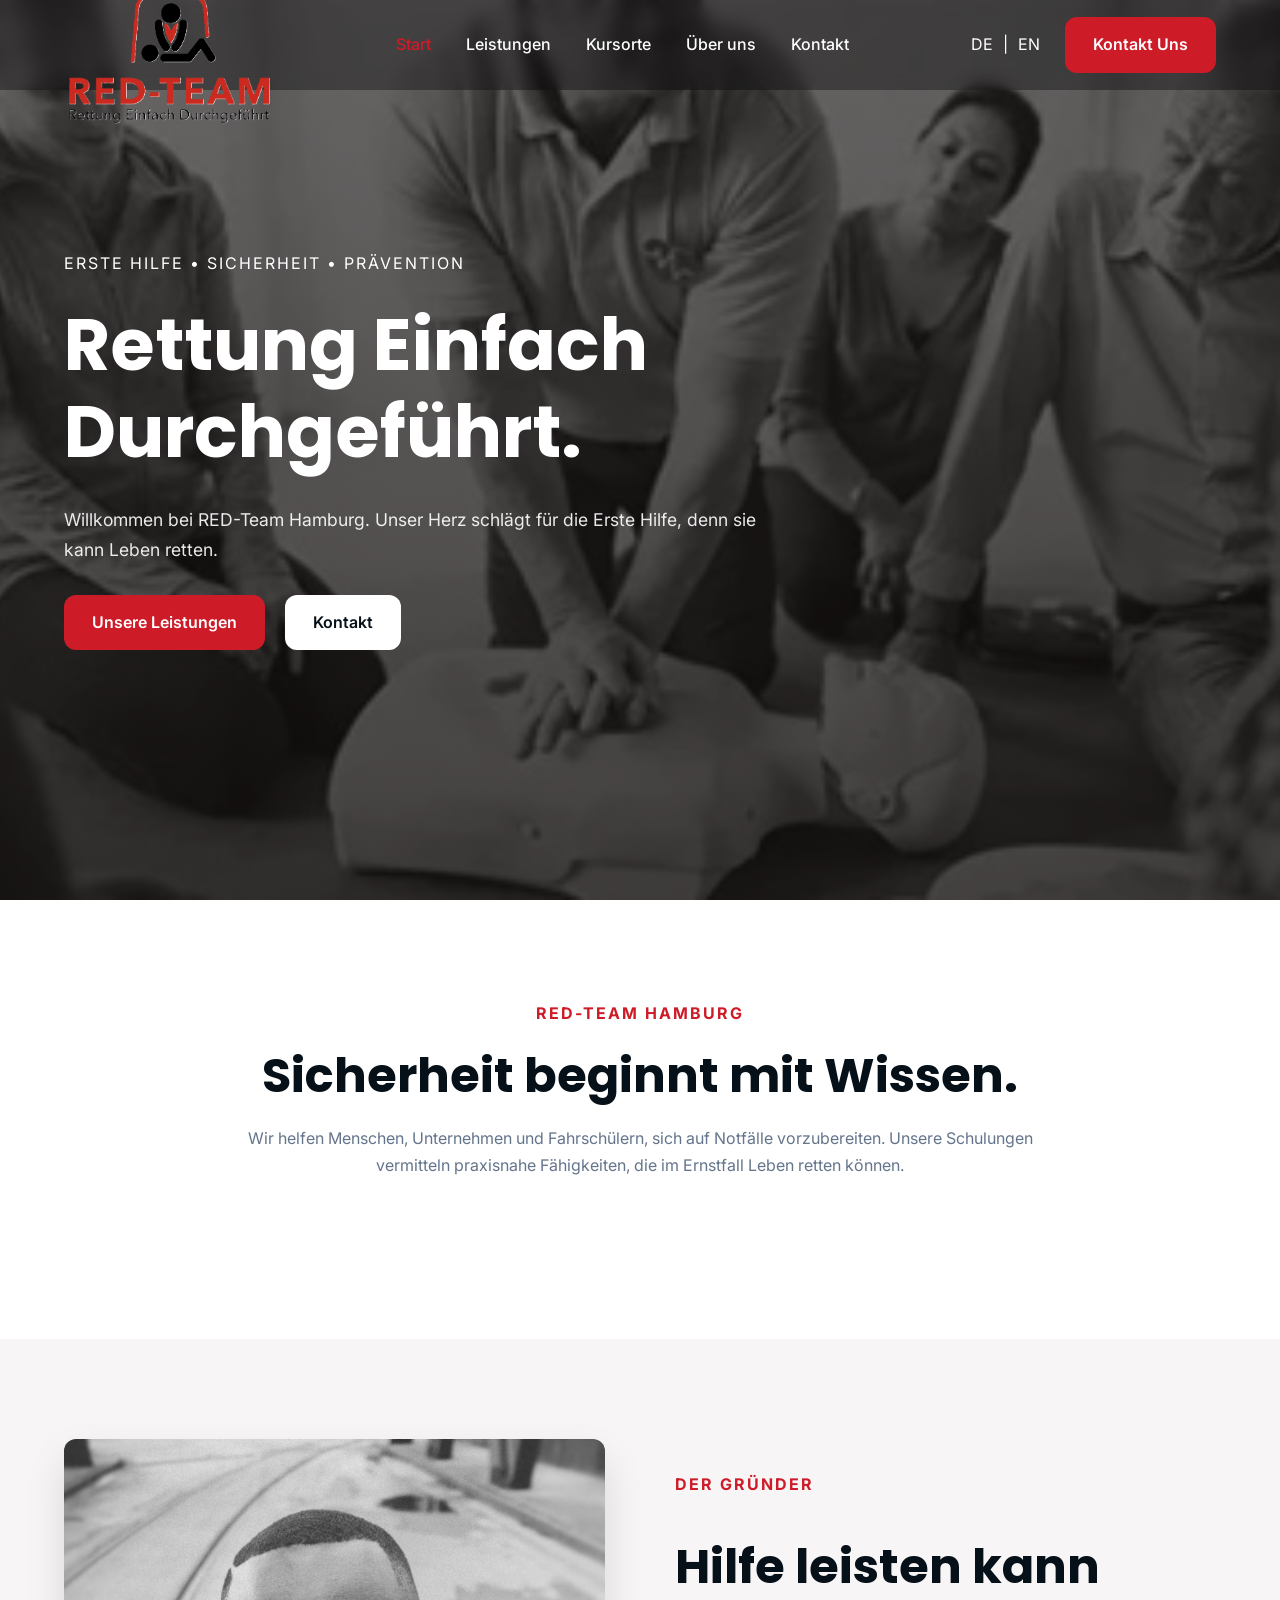
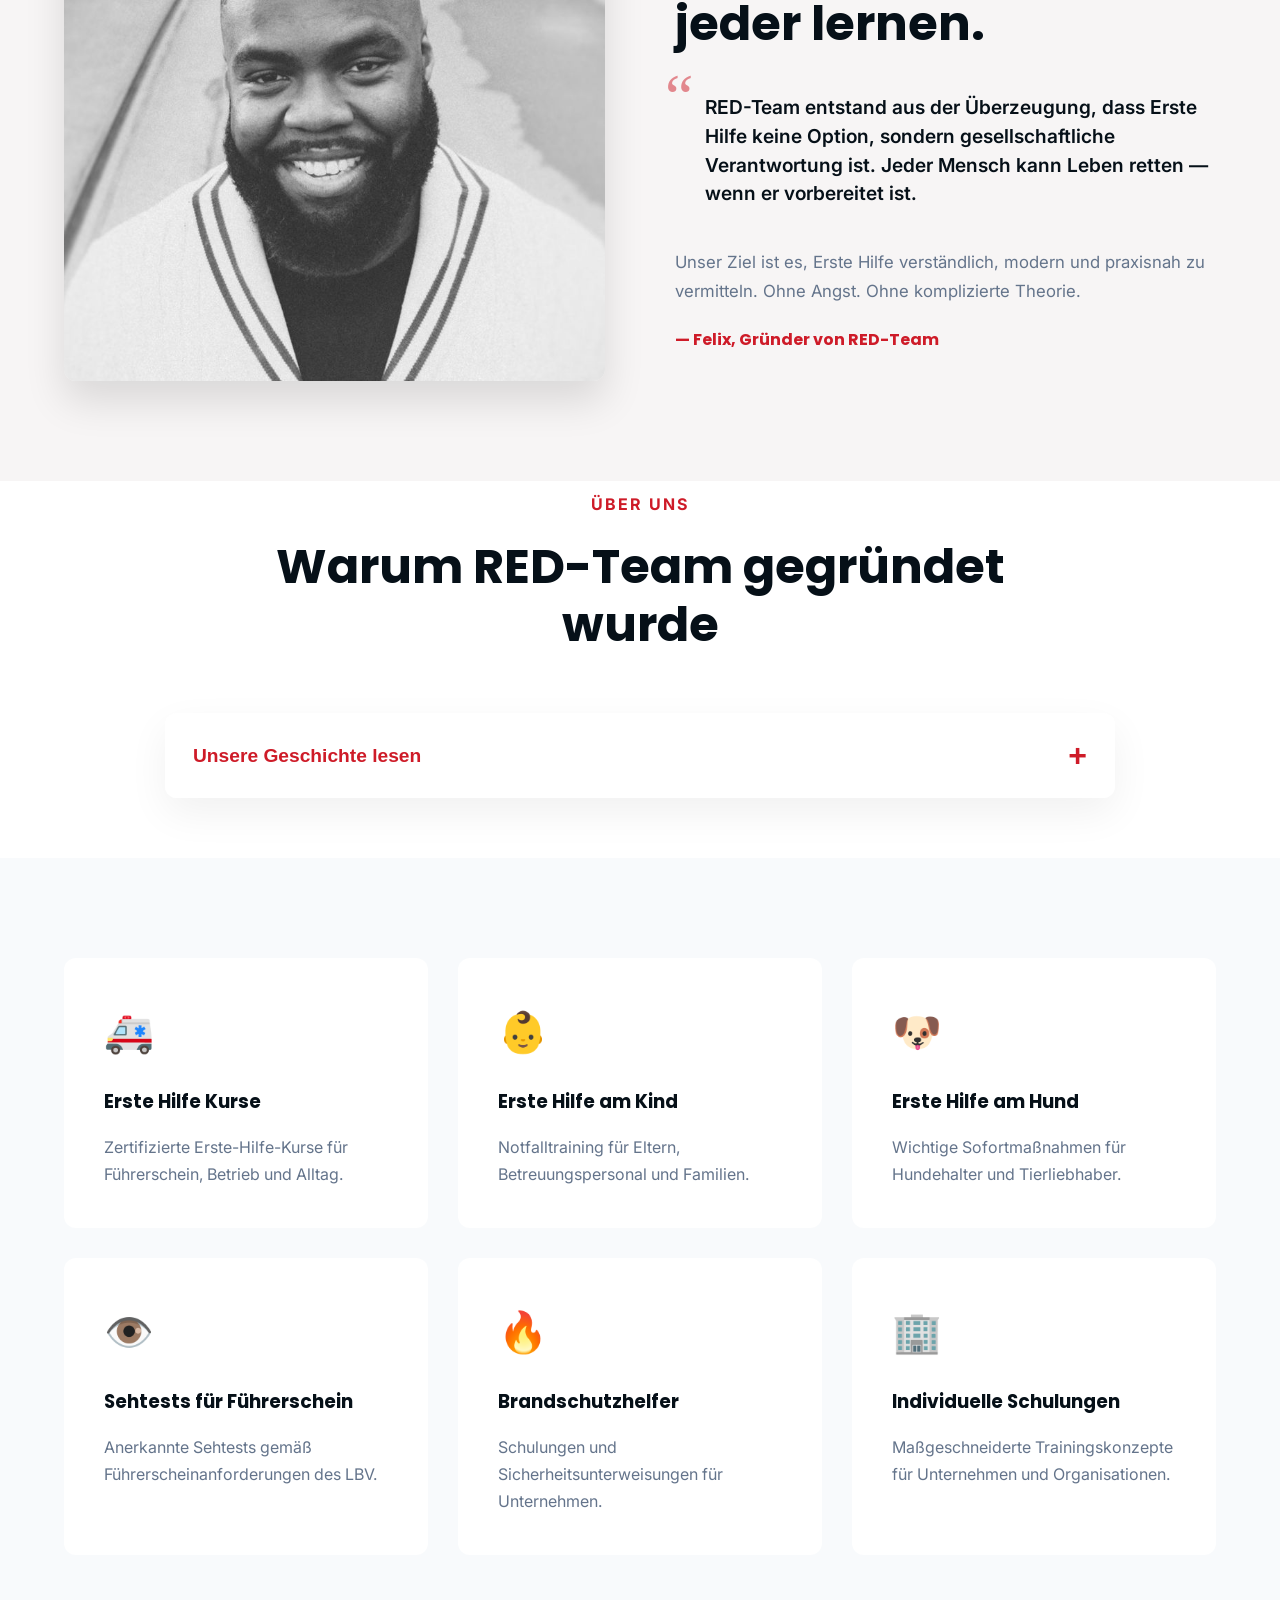
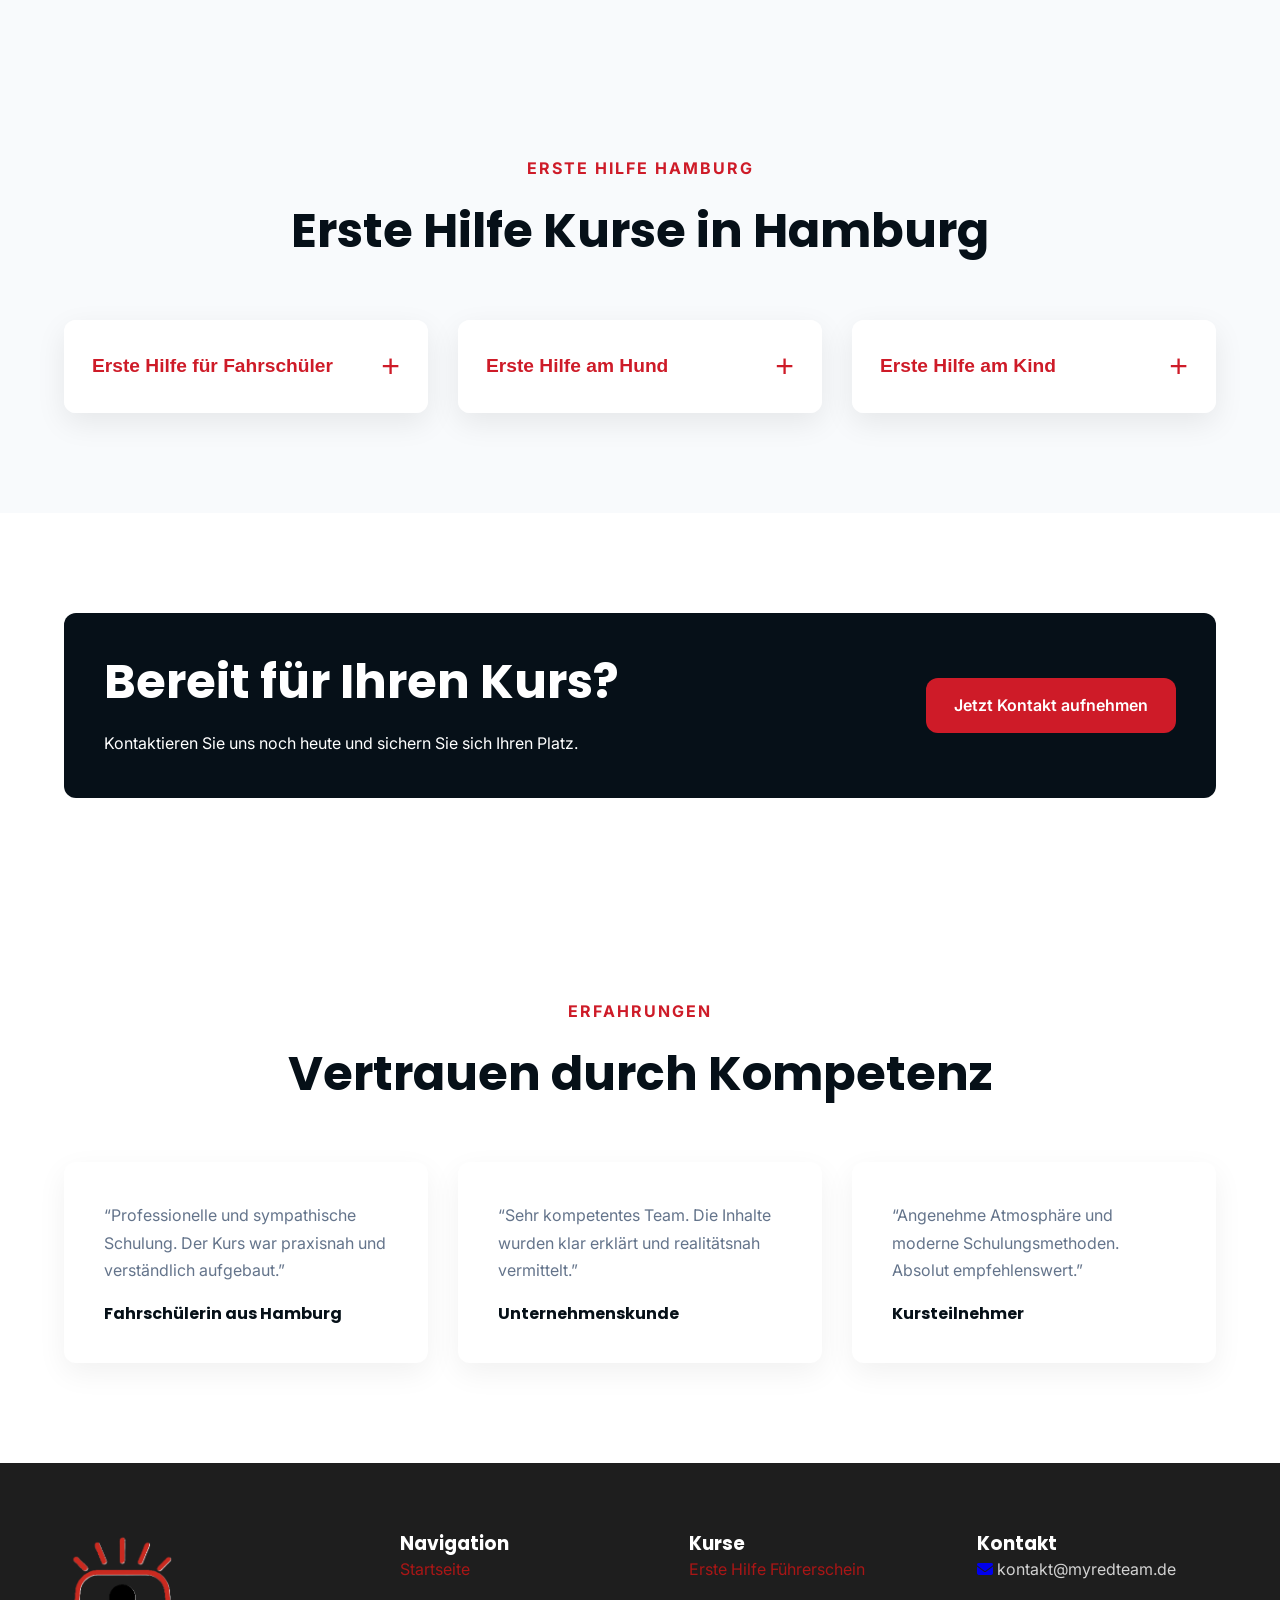
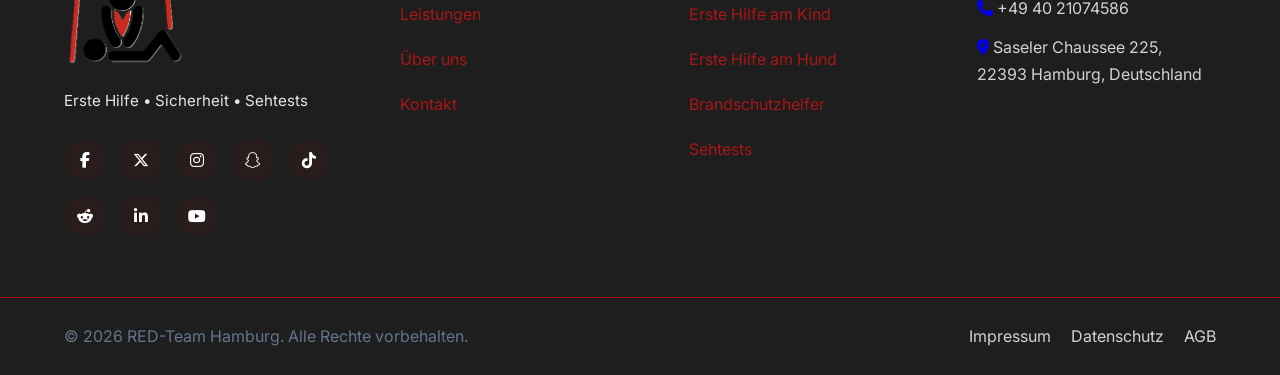
<file: index.html>
<!DOCTYPE html>

<html lang="de">

<head>

    <meta charset="UTF-8">

    <meta
        name="viewport"
        content="width=device-width, initial-scale=1.0"
    >

    <link
    rel="stylesheet"
    href="https://cdnjs.cloudflare.com/ajax/libs/font-awesome/6.5.2/css/all.min.css"
/>
    <title>
        RED-Team – Erste Hilfe Kurs Hamburg
    </title>

    <meta
        name="description"
        content="Erste Hilfe Kurse, Notfalltraining, Sicherheitskurse und Sehtests für Führerscheinbewerber in Hamburg."
    >

    <!-- FONTS -->
    <link rel="preconnect" href="https://fonts.googleapis.com">

    <link
        rel="preconnect"
        href="https://fonts.gstatic.com"
        crossorigin
    >

    <link
        href="https://fonts.googleapis.com/css2?family=Inter:wght@300;400;500;600;700;800&family=Poppins:wght@500;600;700;800&display=swap"
        rel="stylesheet"
    >

    <!-- CSS -->
    <link rel="stylesheet" href="assets/css/style.css">
    <link rel="stylesheet" href="assets/css/responsive.css">

</head>

<body id="top">

    <!-- HEADER -->
    <header class="main-header">

        <div class="container header-container">

            <!-- LOGO -->
            <a href="/" class="logo">

                <img
                    src="assets/images/logos/RedTeamLogo.png"
                    alt="RED-Team Hamburg"
                >

            </a>

            <!-- NAVIGATION -->
            <nav class="desktop-nav">

                <ul class="nav-list">

                    <li>
                        <a href="/" class="active">
                            Start
                        </a>
                    </li>

                    <li>
                        <a href="/services.html">
                            Leistungen
                        </a>
                    </li>

                    <li>
                        <a href="/locations.html">
                            Kursorte
                        </a>
                    </li>

                    <li>
                        <a href="#about">
                            Über uns
                        </a>
                    </li>

                    <li>
                        <a href="/contact.html">
                            Kontakt
                        </a>
                    </li>

                </ul>

            </nav>

            <!-- ACTIONS -->
            <div class="header-actions">

                <div class="language-switcher">

                    <a href="/" class="active">
                        DE
                    </a>

                    <span>|</span>

                    <a href="/en/">
                        EN
                    </a>

                </div>

                <a href="/contact.html" class="btn btn-primary">

                    Kontakt Uns

                </a>

            </div>

        </div>

    </header>

    <!-- HERO -->
    <section class="hero-section">

        <div class="hero-overlay"></div>

        <div class="container hero-container">

            <div class="hero-content">

                <span class="hero-tag">
                    Erste Hilfe • Sicherheit • Prävention
                </span>

                <h1>
                    Rettung Einfach Durchgeführt.
                </h1>

                <p>
                    Willkommen bei RED-Team Hamburg.
                    Unser Herz schlägt für die Erste Hilfe,
                    denn sie kann Leben retten.
                </p>

                <div class="hero-buttons">

                    <a href="/services.html" class="btn btn-primary">
                        Unsere Leistungen
                    </a>

                    <a href="/contact.html" class="btn btn-secondary">
                        Kontakt
                    </a>

                </div>

            </div>

        </div>

    </section>

    <!-- ABOUT -->
    <section class="about-section">

        <div class="container">

            <div class="section-header">

                <span class="section-tag">
                    RED-TEAM HAMBURG
                </span>

                <h2>
                    Sicherheit beginnt mit Wissen.
                </h2>

                <p>
                    Wir helfen Menschen, Unternehmen und Fahrschülern,
                    sich auf Notfälle vorzubereiten.
                    Unsere Schulungen vermitteln praxisnahe Fähigkeiten,
                    die im Ernstfall Leben retten können.
                </p>

            </div>

        </div>

    </section>

    <!-- FOUNDER SECTION -->

<section class="founder-section">

    <div class="container founder-grid">

        <!-- IMAGE -->
        <div class="founder-image">

            <img
                src="assets/images/team/home-felix.jpg"
                alt="Felix - RED-Team Hamburg"
            >

        </div>

        <!-- CONTENT -->
        <div class="founder-content">

            <span class="section-tag">
                DER GRÜNDER
            </span>

            <h2>
                Hilfe leisten kann jeder lernen.
            </h2>

            <div class="founder-quote">

    <span class="quote-mark">
        “
    </span>

    <p>
        RED-Team entstand aus der Überzeugung,
        dass Erste Hilfe keine Option,
        sondern gesellschaftliche Verantwortung ist.
        Jeder Mensch kann Leben retten —
        wenn er vorbereitet ist.
    </p>

</div>

            <p>
                Unser Ziel ist es,
                Erste Hilfe verständlich,
                modern und praxisnah zu vermitteln.
                Ohne Angst. Ohne komplizierte Theorie.
            </p>

            <h4>
                — Felix, Gründer von RED-Team
            </h4>

        </div>

    </div>

</section>


<!-- ABOUT EXPANDABLE -->

<section
    class="about-expandable-section"
    id="about"
>

    <div class="container">

        <div class="section-header">

            <span class="section-tag">
                ÜBER UNS
            </span>

            <h2>
                Warum RED-Team gegründet wurde
            </h2>

        </div>

        <div class="about-expandable">

            <button class="about-toggle">

                <span>
                    Unsere Geschichte lesen
                </span>

                <span class="about-toggle-icon">
                    +
                </span>

            </button>

            <div class="about-expandable-content">

                <p>
                    Schön, dass Sie den Weg auf diese Seite gefunden haben
                    und sich mit dem Thema Erste Hilfe auseinandersetzen.
                </p>

                <p>
                    Der tragische Tod eines guten Freundes hat mir damals
                    die Augen geöffnet. Wenn jemand das Vertrauen in sich selbst
                    und die Sicherheit zu helfen gehabt hätte,
                    dann wäre er vielleicht noch am Leben.
                    Im Notfall zählt jede Sekunde und es braucht nur einen Helfer,
                    der weiß was zu tun ist.
                </p>

                <p>
                    Ich entschied mich dazu in den Rettungsdienst zu gehen
                    und selbst Menschen und Leben zu retten.
                    Jeden Tag warteten neue Situationen,
                    Notfälle und Schicksalsschläge auf mich.
                </p>

                <p>
                    Was ich dabei zunehmend beobachtete war,
                    dass viele Menschen in solchen Umständen hilflos zusehen
                    und nicht wissen wie sie helfen können.
                </p>

                <p>
                    Kurzerhand entschied ich mich eine Fortbildung
                    zum Erste-Hilfe-Ausbilder und Brandschutzbeauftragten
                    zu machen um dies zu ändern.
                </p>

                <p>
                    Denn ich weiß:
                    Jeder kann helfen,
                    wenn er nur weiß was zu tun ist
                    und sich sicher fühlt.
                </p>

                <p>
                    Viele haben Angst davor etwas falsch zu machen.
                    Doch im Notfall ist oft das Nichtstun der Fehler.
                </p>

                <p>
                    Mit großer Freude, Motivation
                    und einer Portion Humor
                    vermittle ich Teilnehmern das notwendige Fachwissen
                    für den Ernstfall —
                    praxisnah, verständlich und realitätsnah.
                </p>

            </div>

        </div>

    </div>

</section>


    <!-- SERVICES -->
    <section class="services-section">

        <div class="container">

            <div class="services-grid">

                <!-- CARD -->
                <article class="service-card">

                    <div class="service-icon">
                        🚑
                    </div>

                    <h3>
                        Erste Hilfe Kurse
                    </h3>

                    <p>
                        Zertifizierte Erste-Hilfe-Kurse für Führerschein,
                        Betrieb und Alltag.
                    </p>

                </article>

                <!-- CARD -->
                <article class="service-card">

                    <div class="service-icon">
                        👶
                    </div>

                    <h3>
                        Erste Hilfe am Kind
                    </h3>

                    <p>
                        Notfalltraining für Eltern,
                        Betreuungspersonal und Familien.
                    </p>

                </article>

                <!-- CARD -->
                <article class="service-card">

                    <div class="service-icon">
                        🐶
                    </div>

                    <h3>
                        Erste Hilfe am Hund
                    </h3>

                    <p>
                        Wichtige Sofortmaßnahmen
                        für Hundehalter und Tierliebhaber.
                    </p>

                </article>

                <!-- CARD -->
                <article class="service-card">

                    <div class="service-icon">
                        👁️
                    </div>

                    <h3>
                        Sehtests für Führerschein
                    </h3>

                    <p>
                        Anerkannte Sehtests gemäß
                        Führerscheinanforderungen des LBV.
                    </p>

                </article>

                <!-- CARD -->
                <article class="service-card">

                    <div class="service-icon">
                        🔥
                    </div>

                    <h3>
                        Brandschutzhelfer
                    </h3>

                    <p>
                        Schulungen und Sicherheitsunterweisungen
                        für Unternehmen.
                    </p>

                </article>

                <!-- CARD -->
                <article class="service-card">

                    <div class="service-icon">
                        🏢
                    </div>

                    <h3>
                        Individuelle Schulungen
                    </h3>

                    <p>
                        Maßgeschneiderte Trainingskonzepte
                        für Unternehmen und Organisationen.
                    </p>

                </article>

            </div>

        </div>

    </section>

    <!-- COURSE INFO -->

<section class="accordion-section">

    <div class="container">

        <div class="section-header">

            <span class="section-tag">
                ERSTE HILFE HAMBURG
            </span>

            <h2>
                Erste Hilfe Kurse in Hamburg
            </h2>

        </div>

        <div class="accordion-container">

            <!-- TAB 1 -->

            <div class="accordion-item">

                <button class="accordion-header">

                    <span class="accordion-title">
                        Erste Hilfe für Fahrschüler
                    </span>

                    <span class="accordion-icon">
                        +
                    </span>

                </button>

                <div class="accordion-content">

                    <ul class="course-list">

                        <li>

                        <a
                            href="/events/erste-hilfe-fuer-fahrschueler-in-sternschanze-30-05-2026/"
                            class="course-event-link"
                        >

                            <strong>30. Mai 2026 | 14:30 - 21:00</strong><br>
                            
                                Erste Hilfe für Fahrschüler in Sternschanze
                            

                        </a></li>

                        <li>
                            <strong>31. Mai 2026 | 10:00 - 16:30</strong><br>
                            Erste Hilfe für Fahrschüler in Sasel
                        </li>

                        <li>
                            <strong>6. Juni 2026 | 10:00 - 16:30</strong><br>
                            Erste Hilfe für Fahrschüler in Wandsbek
                        </li>

                        <li>
                            <strong>7. Juni 2026 | 10:00 - 16:30</strong><br>
                            Erste Hilfe für Fahrschüler in Bergstedt
                        </li>

                        <li>
                            <strong>7. Juni 2026 | 10:00 - 16:30</strong><br>
                            Erste Hilfe für Fahrschüler in Poppenbüttel
                        </li>

                    </ul>
                    
                    vollständige Kursliste mit Buchungsmöglichkeit
                    
                    <div class="course-footer-links">
                    <a
                            href="/kurse/fahrschueler/"
                            class="course-less-link"
                        >
                            Weniger Termine anzeigen
                        </a>
                    </div>
                </div>


                
            </div>

            <!-- TAB 2 -->

            <div class="accordion-item">

                <button class="accordion-header">

                    <span class="accordion-title">
                        Erste Hilfe am Hund
                    </span>

                    <span class="accordion-icon">
                        +
                    </span>

                </button>

                <div class="accordion-content">

                    <ul class="course-list">

                        <li>
                            <a href="/events/erste-hilfe-am-hund-21-06-2026/" 
                            class="course-event-link">
                            <strong>21. Juni 2026 | 15:00 - 18:30</strong><br>
                            Erste Hilfe am Hund am 21.06.2026
                            </a></li>

                        <li>
                            <strong>16. August 2026 | 15:00 - 18:30</strong><br>
                            Erste Hilfe am Hund am 16.08.2026
                        </li>

                        <li>
                            <strong>11. Oktober 2026 | 15:00 - 18:30</strong><br>
                            Erste Hilfe am Hund am 11.10.2026
                        </li>

                        <li>
                            <strong>6. Dezember 2026 | 15:00 - 18:30</strong><br>
                            Erste Hilfe am Hund am 06.12.2026
                        </li>

                    </ul>

                    vollständige Kursliste mit Buchungsmöglichkeit
                    
                    <div class="course-footer-links">
                    <a
                            href="/kurse/hund/"
                            class="course-less-link"
                        >
                            Weniger Termine anzeigen
                        </a>


                    </div>

                </div>

            </div>

            <!-- TAB 3 -->

            <div class="accordion-item">

                <button class="accordion-header">

                    <span class="accordion-title">
                        Erste Hilfe am Kind
                    </span>

                    <span class="accordion-icon">
                        +
                    </span>

                </button>

                <div class="accordion-content">

                    <ul class="course-list">

                        <li>
                            <a href="/events/erste-hilfe-am-kind-13-06-2026/"
                           class="course-event-link">
                            <strong>13. Juni 2026 | 10:00 - 14:00</strong><br>
                            Erste Hilfe am Kind am 13.06.2026
                            </a>
                        </li>

                        <li>
                            <strong>20. Juni 2026 | 10:00 - 14:00</strong><br>
                            Erste Hilfe am Kind in Hamm
                        </li>

                        <li>
                            <strong>20. Juni 2026 | 14:30 - 18:30</strong><br>
                            First aid for infants in Hamm
                        </li>

                        <li>
                            <strong>8. August 2026 | 10:00 - 14:00</strong><br>
                            Erste Hilfe am Kind am 08.08.2026
                        </li>

                        <li>
                            <strong>22. August 2026 | 10:00 - 14:00</strong><br>
                            Erste Hilfe am Kind in Hamm
                        </li>

                    </ul>

                    vollständige Kursliste mit Buchungsmöglichkeit
                    
                    <div class="course-footer-links">
                    <a
                            href="/kurse/kind/"
                            class="course-less-link"
                        >
                            Weniger Termine anzeigen
                        </a>


                    </div>

                </div>

            </div>

        </div>

    </div>

</section>


    <!-- CTA -->
    <section class="cta-section">

        <div class="container">

            <div class="cta-box">

                <div class="cta-content">

                    <h2>
                        Bereit für Ihren Kurs?
                    </h2>

                    <p>
                        Kontaktieren Sie uns noch heute
                        und sichern Sie sich Ihren Platz.
                    </p>

                </div>

                <a href="/kontakt.html" class="btn btn-primary">

                    Jetzt Kontakt aufnehmen

                </a>

            </div>

        </div>

    </section>

    <!-- TESTIMONIALS -->
    <section class="testimonials-section">

        <div class="container">

            <div class="section-header">

                <span class="section-tag">
                    ERFAHRUNGEN
                </span>

                <h2>
                    Vertrauen durch Kompetenz
                </h2>

            </div>

            <div class="testimonials-grid">

                <article class="testimonial-card">

                    <p>
                        “Professionelle und sympathische Schulung.
                        Der Kurs war praxisnah und verständlich aufgebaut.”
                    </p>

                    <h4>
                        Fahrschülerin aus Hamburg
                    </h4>

                </article>

                <article class="testimonial-card">

                    <p>
                        “Sehr kompetentes Team.
                        Die Inhalte wurden klar erklärt
                        und realitätsnah vermittelt.”
                    </p>

                    <h4>
                        Unternehmenskunde
                    </h4>

                </article>

                <article class="testimonial-card">

                    <p>
                        “Angenehme Atmosphäre und moderne Schulungsmethoden.
                        Absolut empfehlenswert.”
                    </p>

                    <h4>
                        Kursteilnehmer
                    </h4>

                </article>

            </div>

        </div>

    </section>

    <!-- FOOTER -->
       <footer class="main-footer">

    <div class="container footer-container">

        <!-- FOOTER BRAND -->
        <div class="footer-brand">

            <a href="#top" class="footer-logo-link">
            <img
                src="assets/images/logos/RedTeamLogo2.png"
                alt="RED-Team"
                class="footer-logo"
            >
            </a>

            <p class="footer-description">
                Erste Hilfe • Sicherheit • Sehtests
            </p>


            <div class="footer-socials">

                <a href="https://facebook.com" target="_blank">
                    <i class="fab fa-facebook-f"></i>
                </a>

                <a href="https://twitter.com" target="_blank">
                    <i class="fab fa-x-twitter"></i>
                </a>

                <a href="https://instagram.com" target="_blank">
                    <i class="fab fa-instagram"></i>
                </a>

                <a href="https://snapchat.com" target="_blank">
                    <i class="fab fa-snapchat"></i>
                </a>

                <a href="https://tiktok.com" target="_blank">
                    <i class="fab fa-tiktok"></i>
                </a>

                <a href="https://reddit.com" target="_blank">
                    <i class="fab fa-reddit-alien"></i>
                </a>

                <a href="https://linkedin.com" target="_blank">
                    <i class="fab fa-linkedin-in"></i>
                </a>

                <a href="https://youtube.com" target="_blank">
                    <i class="fab fa-youtube"></i>
                </a>
        </div>
    </div>

 <!-- NAVIGATION -->
        <div class="footer-links">

            <h3>
                Navigation
            </h3>

            <ul>

                <li><a href="/">Startseite</a></li>
                <li><a href="/services.html">Leistungen</a></li>
                <li><a href="#about">Über uns</a></li>
                <li><a href="/contact.html">Kontakt</a></li>

            </ul>

        </div>
        
        <!-- SERVICES -->
         <div class="footer-links">

            <h3>
                Kurse
            </h3>

            <ul>

                <li><a href="#">Erste Hilfe Führerschein</a></li>
                <li><a href="#">Erste Hilfe am Kind</a></li>
                <li><a href="#">Erste Hilfe am Hund</a></li>
                <li><a href="#">Brandschutzhelfer</a></li>
                <li><a href="#">Sehtests</a></li>

            </ul>

        </div>

        <!-- CONTACT -->
        <div class="footer-contact">

            <h3>Kontakt</h3>

            <p>
                <a href="mailto:kontakt@myredteam.de">
                    <i class="fas fa-envelope"></i>
                </a>
                kontakt@myredteam.de
            </p>
            <p><a href="tel:+49 40 21074586">
        <i class="fas fa-phone"></i>
                </a>
                +49 40 21074586
            </p>
            <p><a href="https://goo.gl/maps/your-google-maps-link" target="_blank">
                <i class="fas fa-map-marker-alt"></i>
            </a>
            Saseler Chaussee 225, 22393 Hamburg, Deutschland</p>

        </div>

    </div>

    <!-- FOOTER BOTTOM -->
    <div class="footer-bottom">

        <div class="container footer-bottom-container">

            <p>
                © 2026 RED-Team Hamburg.
                Alle Rechte vorbehalten.
            </p>

            <div class="footer-legal">

                <a href="/impressum.html">
                    Impressum
                </a>

                <a href="/datenschutz.html">
                    Datenschutz
                </a>

                <a href="/agb.html">
                    AGB
                </a>
            </div>

        </div>

    </div>

</footer>

<script src="assets/js/main.js"></script>

</body>

</html>
</file>
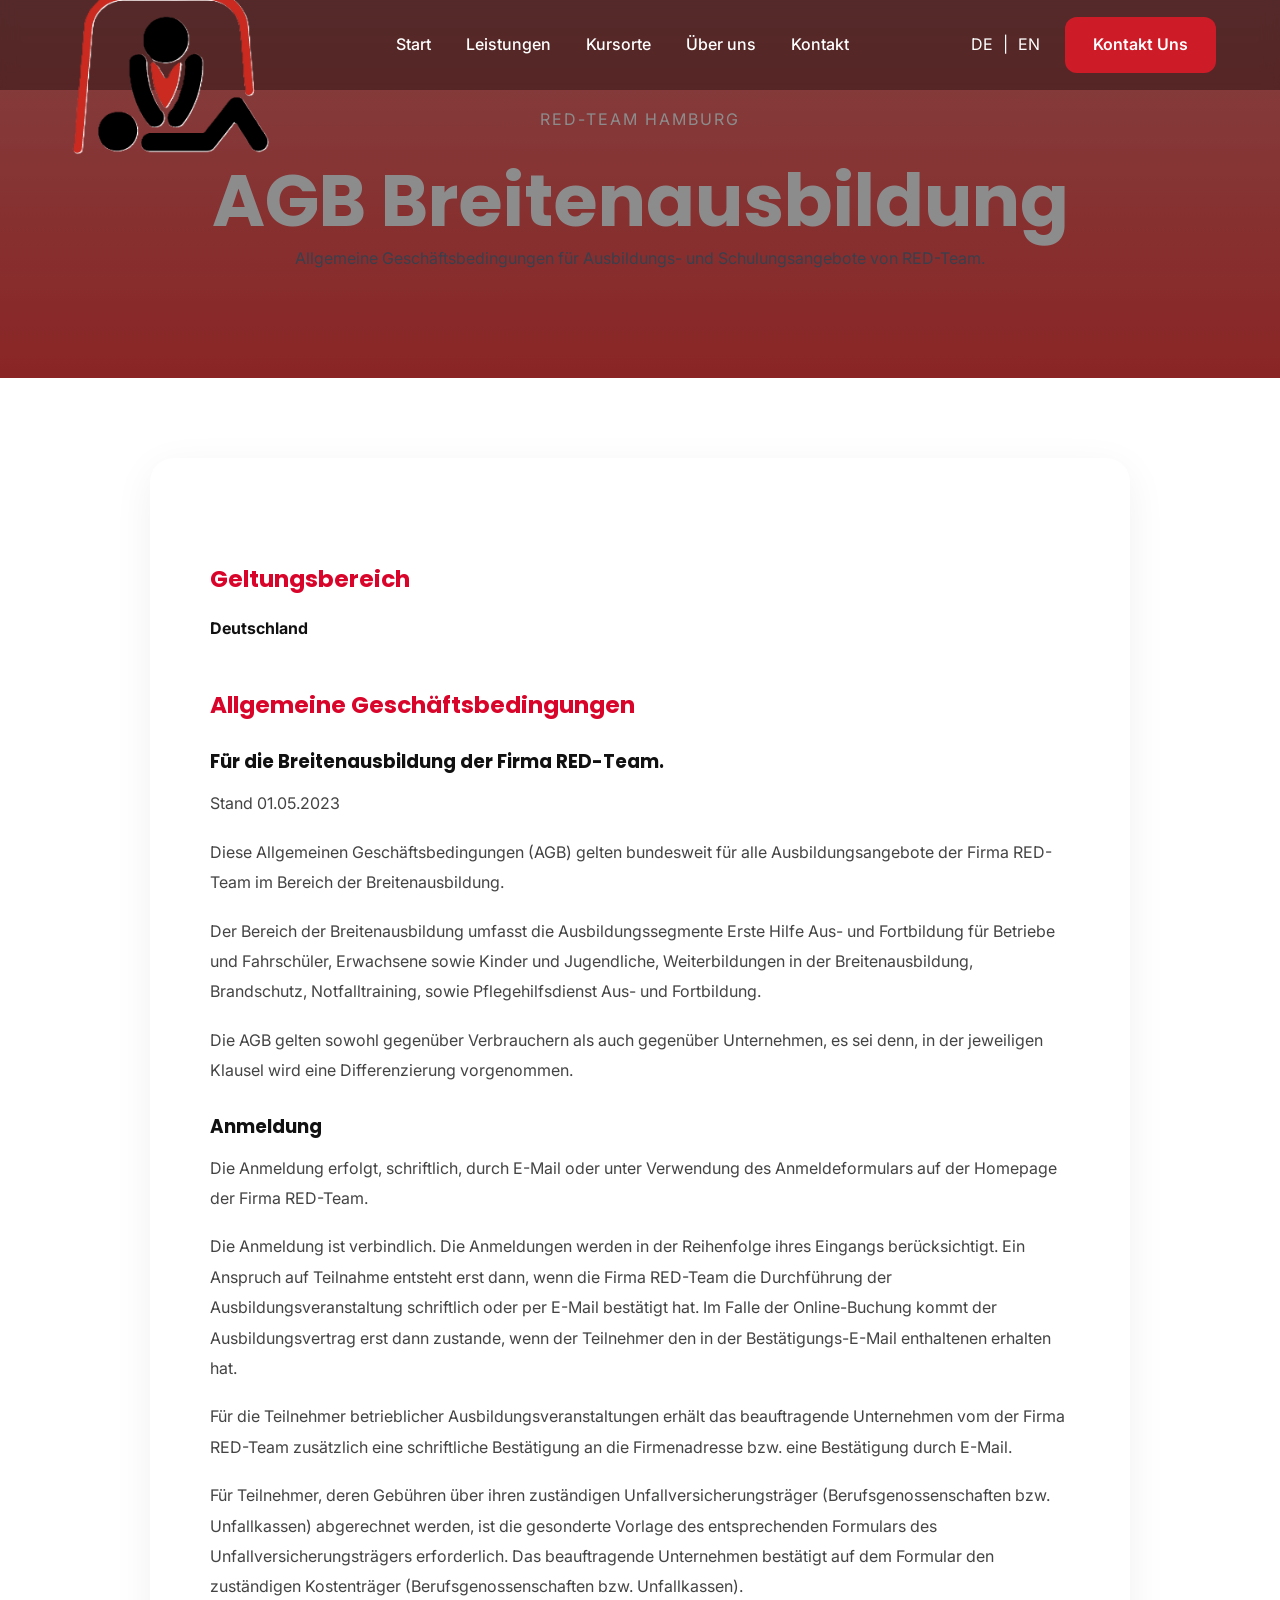
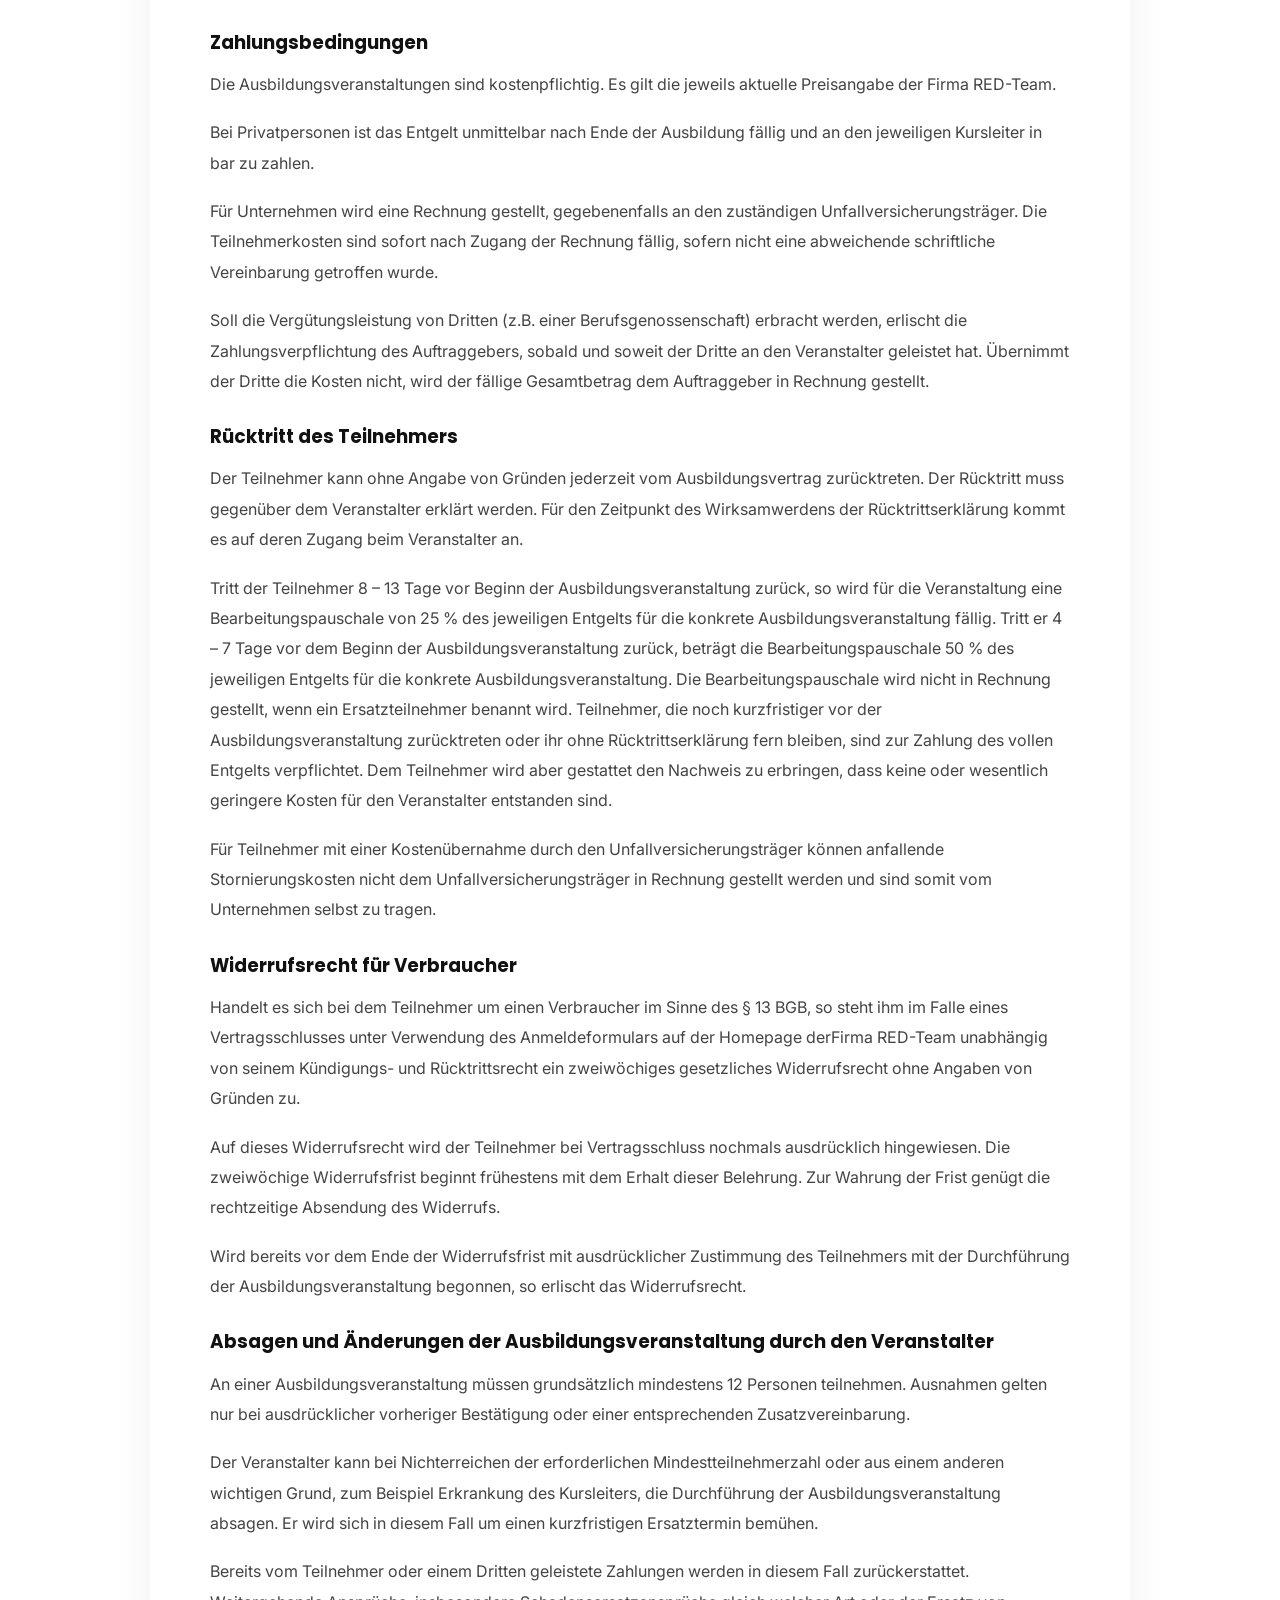
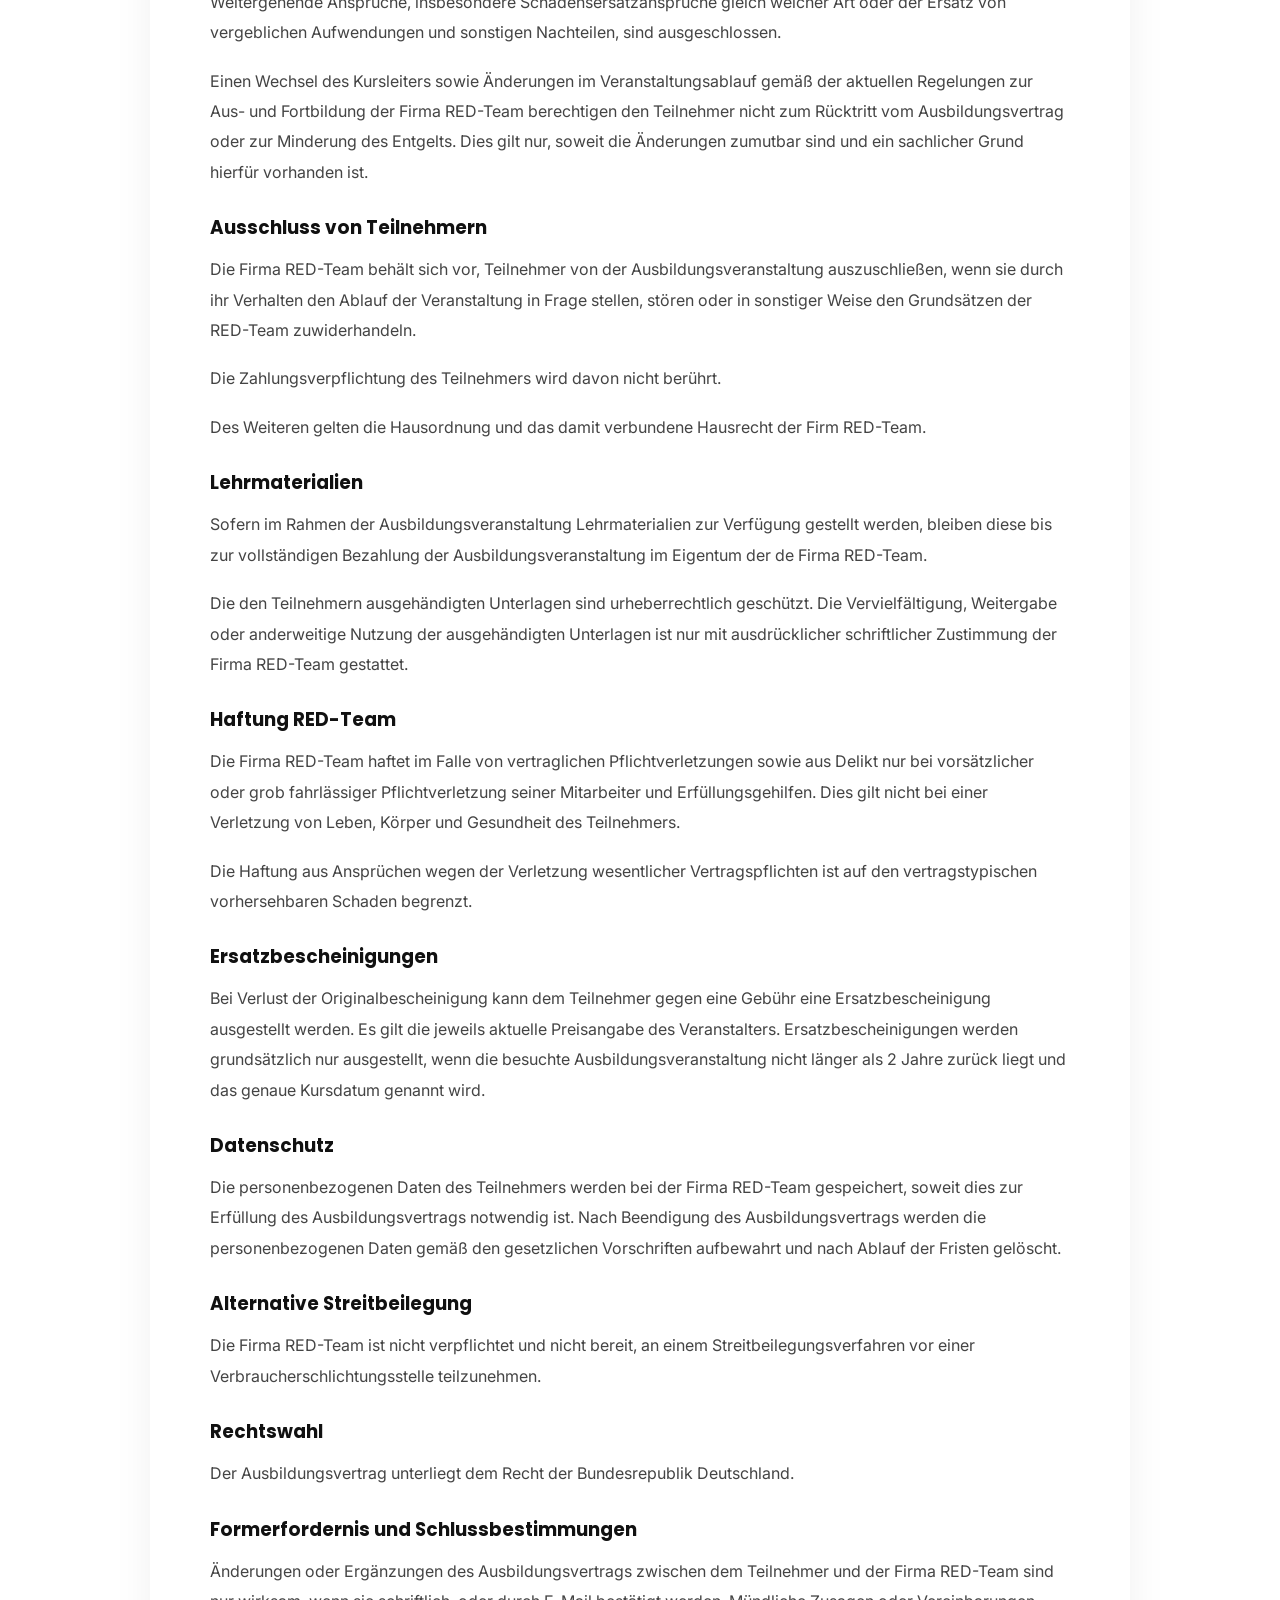
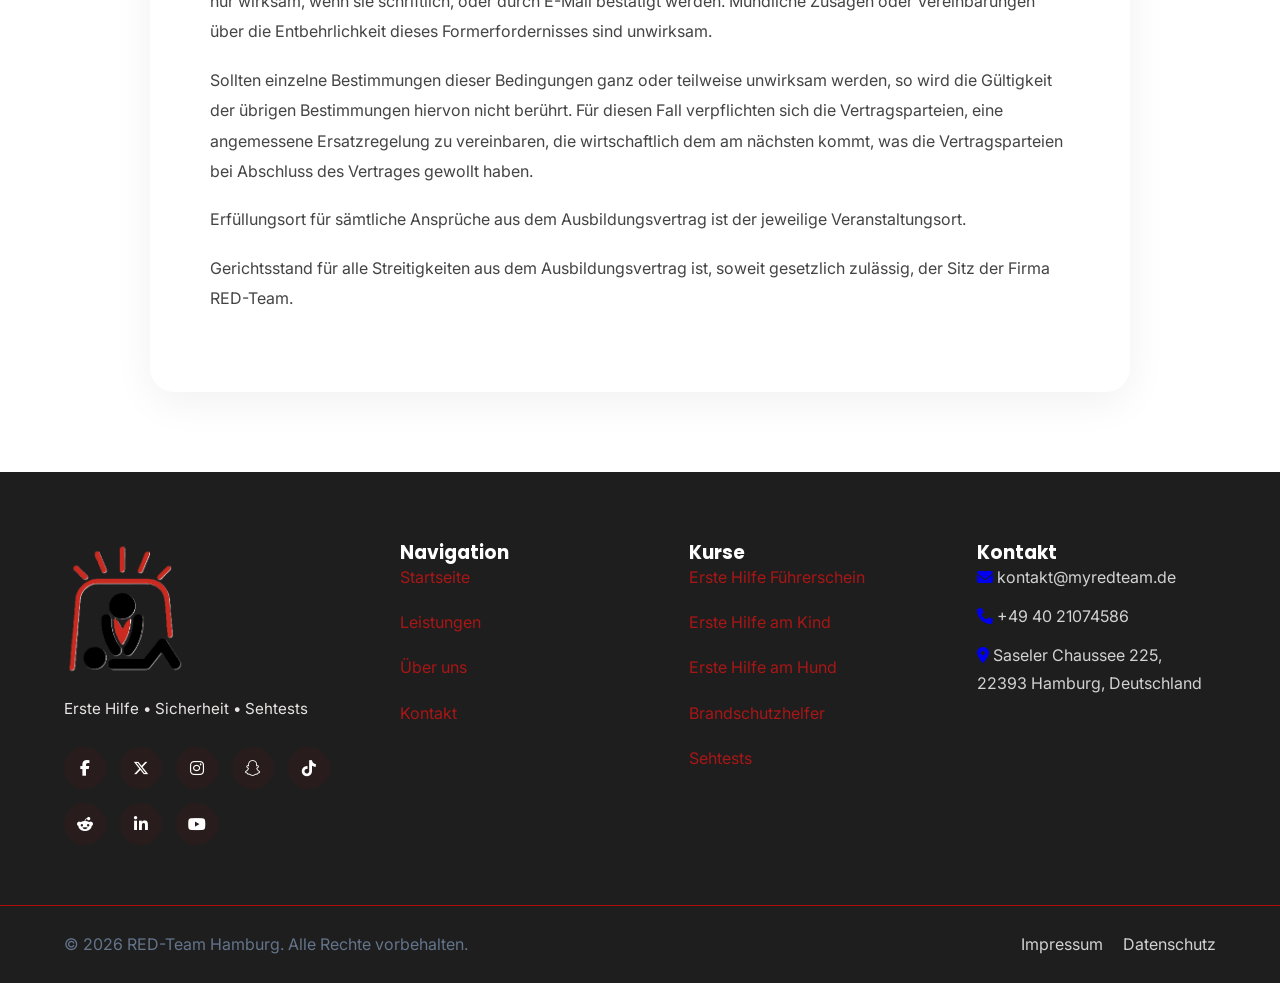
<file: agb.html>
<!DOCTYPE html>
<html lang="de">
<head>	
	<meta charset="UTF-8">
    <meta
        name="viewport"
        content="width=device-width, initial-scale=1.0"
        http-equiv="x-ua-compatible" content="ie=edge"
    >
    
    <link
    rel="stylesheet"
    href="https://cdnjs.cloudflare.com/ajax/libs/font-awesome/6.5.2/css/all.min.css"
/>
    

	<title>AGB Breitenausbildung &#8211; RED-Team &#8211; Erste Hilfe Kurs Hamburg</title>

     <!-- FONTS -->
    <link rel="preconnect" href="https://fonts.googleapis.com">

    <link
        rel="preconnect"
        href="https://fonts.gstatic.com"
        crossorigin
    >

    <link
        href="https://fonts.googleapis.com/css2?family=Inter:wght@300;400;500;600;700;800&family=Poppins:wght@500;600;700;800&display=swap"
        rel="stylesheet"
    >

    <!-- CSS -->
    <link rel="stylesheet" href="assets/css/style.css">
    <link rel="stylesheet" href="assets/css/responsive.css">

</head>
<body id="top">
    <!-- HEADER -->
    <header class="main-header">
        <div class="container header-container">

            <a href="/" class="logo">
                <img
                    src="assets/images/logos/RedTeamLogo2.png"
                    alt="RED-Team"
                    class="logo"
                >
            </a>

            <nav class="desktop-nav">

                <ul class="nav-list">

                    <li><a href="/">Start</a></li>
                    <li><a href="/services.html">Leistungen</a></li>
                    <li><a href="/locations.html">Kursorte</a></li>
                    <li><a href="/#about">Über uns</a></li>
                    <li><a href="/contact.html">Kontakt</a></li>
                </ul>

            </nav>

            
            <div class="header-actions">

                <div class="language-switcher">

                    <a href="/" class="active">DE</a>

                    <span>|</span>

                    <a href="/en/">EN</a>

                </div>
           
             <a href="/contact.html" class="btn btn-primary">
                    Kontakt Uns
                </a>
            </div>
        </div>

    </header>

    <!-- MAIN -->
    <main class="main">

        <!-- HERO -->
<section class="sub-hero legal-hero">

    <div class="hero-overlay"></div>

    <div class="container">

        <div class="sub-hero-content">

            <span class="hero-tag">
                RED-Team Hamburg
            </span>

            <h1>
                AGB Breitenausbildung
            </h1>

            <p>
                Allgemeine Geschäftsbedingungen für Ausbildungs- und Schulungsangebote von RED-Team.
            </p>

        </div>

    </div>

</section>

<!-- LEGAL CONTENT -->
<section class="legal-section">

    <div class="container">

        <div class="legal-card">

            <h2>Geltungsbereich</h2>

            <p><strong>Deutschland</strong></p>

            <h2>Allgemeine Geschäftsbedingungen</h2>

<h3>Für die Breitenausbildung der Firma RED-Team.</h3>

<p>Stand 01.05.2023</p>

<p>Diese Allgemeinen Geschäftsbedingungen (AGB) gelten bundesweit für alle Ausbildungsangebote der Firma RED-Team im Bereich der Breitenausbildung.</p>

<p>Der Bereich der Breitenausbildung umfasst die Ausbildungssegmente Erste Hilfe Aus- und Fortbildung für Betriebe und Fahrschüler, Erwachsene sowie Kinder und Jugendliche, Weiterbildungen in der Breitenausbildung, Brandschutz, Notfalltraining,  sowie Pflegehilfsdienst Aus- und Fortbildung.</p>

<p>Die AGB gelten sowohl gegenüber Verbrauchern als auch gegenüber Unternehmen, es sei denn, in der jeweiligen Klausel wird eine Differenzierung vorgenommen.</p>

<h3>Anmeldung</h3>

<p>Die Anmeldung erfolgt, schriftlich, durch E-Mail oder unter Verwendung des Anmeldeformulars auf der Homepage der Firma RED-Team.</p>

<p>Die Anmeldung ist verbindlich. Die Anmeldungen werden in der Reihenfolge ihres Eingangs berücksichtigt. Ein Anspruch auf Teilnahme entsteht erst dann, wenn die Firma RED-Team die Durchführung der Ausbildungsveranstaltung schriftlich oder per E-Mail bestätigt hat. Im Falle der Online-Buchung kommt der Ausbildungsvertrag erst dann zustande, wenn der Teilnehmer den in der Bestätigungs-E-Mail enthaltenen erhalten hat.</p>

<p>Für die Teilnehmer betrieblicher Ausbildungsveranstaltungen erhält das beauftragende Unternehmen vom der Firma RED-Team zusätzlich eine schriftliche Bestätigung an die Firmenadresse bzw. eine Bestätigung durch E-Mail.</p>

<p>Für Teilnehmer, deren Gebühren über ihren zuständigen Unfallversicherungsträger (Berufsgenossenschaften bzw. Unfallkassen) abgerechnet werden, ist die gesonderte Vorlage des entsprechenden Formulars des Unfallversicherungsträgers erforderlich. Das beauftragende Unternehmen bestätigt auf dem Formular den zuständigen Kostenträger (Berufsgenossenschaften bzw. Unfallkassen).</p>

<h3>Zahlungsbedingungen</h3>
<p>Die Ausbildungsveranstaltungen sind kostenpflichtig. Es gilt die jeweils aktuelle Preisangabe der Firma RED-Team.</p>

<p>Bei Privatpersonen ist das Entgelt unmittelbar nach Ende der Ausbildung fällig und an den jeweiligen Kursleiter in bar zu zahlen.</p>

<p>Für Unternehmen wird eine Rechnung gestellt, gegebenenfalls an den zuständigen Unfallversicherungsträger. Die Teilnehmerkosten sind sofort nach Zugang der Rechnung fällig, sofern nicht eine abweichende schriftliche Vereinbarung getroffen wurde.</p>

<p>Soll die Vergütungsleistung von Dritten (z.B. einer Berufsgenossenschaft) erbracht werden, erlischt die Zahlungsverpflichtung des Auftraggebers, sobald und soweit der Dritte an den Veranstalter geleistet hat. Übernimmt der Dritte die Kosten nicht, wird der fällige Gesamtbetrag dem Auftraggeber in Rechnung gestellt.</p>

<h3>Rücktritt des Teilnehmers</h3>

<p>Der Teilnehmer kann ohne Angabe von Gründen jederzeit vom Ausbildungsvertrag zurücktreten. Der Rücktritt muss gegenüber dem Veranstalter erklärt werden. Für den Zeitpunkt des Wirksamwerdens der Rücktrittserklärung kommt es auf deren Zugang beim Veranstalter an.</p>

<p>Tritt der Teilnehmer 8 – 13 Tage vor Beginn der Ausbildungsveranstaltung zurück, so wird für die Veranstaltung eine Bearbeitungspauschale von 25 % des jeweiligen Entgelts für die konkrete Ausbildungsveranstaltung fällig. Tritt er 4 – 7 Tage vor dem Beginn der Ausbildungsveranstaltung zurück, beträgt die Bearbeitungspauschale 50 % des jeweiligen Entgelts für die konkrete Ausbildungsveranstaltung. Die Bearbeitungspauschale wird nicht in Rechnung gestellt, wenn ein Ersatzteilnehmer benannt wird. Teilnehmer, die noch kurzfristiger vor der Ausbildungsveranstaltung zurücktreten oder ihr ohne Rücktrittserklärung fern bleiben, sind zur Zahlung des vollen Entgelts verpflichtet. Dem Teilnehmer wird aber gestattet den Nachweis zu erbringen, dass keine oder wesentlich geringere Kosten für den Veranstalter entstanden sind.</p>

<p>Für Teilnehmer mit einer Kostenübernahme durch den Unfallversicherungsträger können anfallende Stornierungskosten nicht dem Unfallversicherungsträger in Rechnung gestellt werden und sind somit vom Unternehmen selbst zu tragen.</p>

<h3>Widerrufsrecht für Verbraucher</h3>

<p>Handelt es sich bei dem Teilnehmer um einen Verbraucher im Sinne des § 13 BGB, so steht ihm im Falle eines Vertragsschlusses unter Verwendung des Anmeldeformulars auf der Homepage derFirma RED-Team unabhängig von seinem Kündigungs- und Rücktrittsrecht ein zweiwöchiges gesetzliches Widerrufsrecht ohne Angaben von Gründen zu.</p>

<p>Auf dieses Widerrufsrecht wird der Teilnehmer bei Vertragsschluss nochmals ausdrücklich hingewiesen. Die zweiwöchige Widerrufsfrist beginnt frühestens mit dem Erhalt dieser Belehrung. Zur Wahrung der Frist genügt die rechtzeitige Absendung des Widerrufs.</p>

<p>Wird bereits vor dem Ende der Widerrufsfrist mit ausdrücklicher Zustimmung des Teilnehmers mit der Durchführung der Ausbildungsveranstaltung begonnen, so erlischt das Widerrufsrecht.</p>

<h3>Absagen und Änderungen der Ausbildungsveranstaltung durch den Veranstalter</h3>

<p>An einer Ausbildungsveranstaltung müssen grundsätzlich mindestens 12 Personen teilnehmen. Ausnahmen gelten nur bei ausdrücklicher vorheriger Bestätigung oder einer entsprechenden Zusatzvereinbarung.</p>

<p>Der Veranstalter kann bei Nichterreichen der erforderlichen Mindestteilnehmerzahl oder aus einem anderen wichtigen Grund, zum Beispiel Erkrankung des Kursleiters, die Durchführung der Ausbildungsveranstaltung absagen. Er wird sich in diesem Fall um einen kurzfristigen Ersatztermin bemühen.</p>

<p>Bereits vom Teilnehmer oder einem Dritten geleistete Zahlungen werden in diesem Fall zurückerstattet. Weitergehende Ansprüche, insbesondere Schadensersatzansprüche gleich welcher Art oder der Ersatz von vergeblichen Aufwendungen und sonstigen Nachteilen, sind ausgeschlossen.</p>

<p>Einen Wechsel des Kursleiters sowie Änderungen im Veranstaltungsablauf gemäß der aktuellen Regelungen zur Aus- und Fortbildung der Firma RED-Team berechtigen den Teilnehmer nicht zum Rücktritt vom Ausbildungsvertrag oder zur Minderung des Entgelts. Dies gilt nur, soweit die Änderungen zumutbar sind und ein sachlicher Grund hierfür vorhanden ist.</p>

<h3>Ausschluss von Teilnehmern</h3>

<p>Die Firma RED-Team behält sich vor, Teilnehmer von der Ausbildungsveranstaltung auszuschließen, wenn sie durch ihr Verhalten den Ablauf der Veranstaltung in Frage stellen, stören oder in sonstiger Weise den Grundsätzen der RED-Team zuwiderhandeln.</p>

<p>Die Zahlungsverpflichtung des Teilnehmers wird davon nicht berührt.</p>
<p>Des Weiteren gelten die Hausordnung und das damit verbundene Hausrecht der Firm RED-Team.</p>

<h3>Lehrmaterialien</h3>

<p>Sofern im Rahmen der Ausbildungsveranstaltung Lehrmaterialien zur Verfügung gestellt werden, bleiben diese bis zur vollständigen Bezahlung der Ausbildungsveranstaltung im Eigentum der de Firma RED-Team.</p>

<p>Die den Teilnehmern ausgehändigten Unterlagen sind urheberrechtlich geschützt. Die Vervielfältigung, Weitergabe oder anderweitige Nutzung der ausgehändigten Unterlagen ist nur mit ausdrücklicher schriftlicher Zustimmung der Firma RED-Team gestattet.</p>

<h3>Haftung RED-Team</h3>

<p>Die Firma RED-Team haftet im Falle von vertraglichen Pflichtverletzungen sowie aus Delikt nur bei vorsätzlicher oder grob fahrlässiger Pflichtverletzung seiner Mitarbeiter und Erfüllungsgehilfen. Dies gilt nicht bei einer Verletzung von Leben, Körper und Gesundheit des Teilnehmers.</p>

<p>Die Haftung aus Ansprüchen wegen der Verletzung wesentlicher Vertragspflichten ist auf den vertragstypischen vorhersehbaren Schaden begrenzt.</p>

<h3>Ersatzbescheinigungen</h3>

<p>Bei Verlust der Originalbescheinigung kann dem Teilnehmer gegen eine Gebühr eine Ersatzbescheinigung ausgestellt werden. Es gilt die jeweils aktuelle Preisangabe des Veranstalters. Ersatzbescheinigungen werden grundsätzlich nur ausgestellt, wenn die besuchte Ausbildungsveranstaltung nicht länger als 2 Jahre zurück liegt und das genaue Kursdatum genannt wird.</p>

<h3>Datenschutz</h3>

<p>Die personenbezogenen Daten des Teilnehmers werden bei der Firma RED-Team gespeichert, soweit dies zur Erfüllung des Ausbildungsvertrags notwendig ist. Nach Beendigung des Ausbildungsvertrags werden die personenbezogenen Daten gemäß den gesetzlichen Vorschriften aufbewahrt und nach Ablauf der Fristen gelöscht.</p>

<h3>Alternative Streitbeilegung</h3>

<p>Die Firma RED-Team ist nicht verpflichtet und nicht bereit, an einem Streitbeilegungsverfahren vor einer Verbraucherschlichtungsstelle teilzunehmen.</p>

<h3>Rechtswahl</h3>

<p>Der Ausbildungsvertrag unterliegt dem Recht der Bundesrepublik Deutschland.</p>

<h3>Formerfordernis und Schlussbestimmungen</h3>

<p>Änderungen oder Ergänzungen des Ausbildungsvertrags zwischen dem Teilnehmer und der Firma RED-Team sind nur wirksam, wenn sie schriftlich, oder durch E-Mail bestätigt werden. Mündliche Zusagen oder Vereinbarungen über die Entbehrlichkeit dieses Formerfordernisses sind unwirksam.</p>

<p>Sollten einzelne Bestimmungen dieser Bedingungen ganz oder teilweise unwirksam werden, so wird die Gültigkeit der übrigen Bestimmungen hiervon nicht berührt. Für diesen Fall verpflichten sich die Vertragsparteien, eine angemessene Ersatzregelung zu vereinbaren, die wirtschaftlich dem am nächsten kommt, was die Vertragsparteien bei Abschluss des Vertrages gewollt haben.</p>

<p>Erfüllungsort für sämtliche Ansprüche aus dem Ausbildungsvertrag ist der jeweilige Veranstaltungsort.</p>

<p>Gerichtsstand für alle Streitigkeiten aus dem Ausbildungsvertrag ist, soweit gesetzlich zulässig, der Sitz der Firma RED-Team.</p>

        </div>

    </div>

</section>

    </main>

    <!-- FOOTER -->
     <footer class="main-footer">

    <div class="container footer-container">

        <!-- FOOTER BRAND -->
        <div class="footer-brand">

            <a href="#top" class="footer-logo-link">
            <img
                src="assets/images/logos/RedTeamLogo2.png"
                alt="RED-Team"
                class="footer-logo"
            >
            </a>

            <p class="footer-description">
                Erste Hilfe • Sicherheit • Sehtests
            </p>


            <div class="footer-socials">

                <a href="https://facebook.com" target="_blank">
                    <i class="fab fa-facebook-f"></i>
                </a>

                <a href="https://twitter.com" target="_blank">
                    <i class="fab fa-x-twitter"></i>
                </a>

                <a href="https://instagram.com" target="_blank">
                    <i class="fab fa-instagram"></i>
                </a>

                <a href="https://snapchat.com" target="_blank">
                    <i class="fab fa-snapchat"></i>
                </a>

                <a href="https://tiktok.com" target="_blank">
                    <i class="fab fa-tiktok"></i>
                </a>

                <a href="https://reddit.com" target="_blank">
                    <i class="fab fa-reddit-alien"></i>
                </a>

                <a href="https://linkedin.com" target="_blank">
                    <i class="fab fa-linkedin-in"></i>
                </a>

                <a href="https://youtube.com" target="_blank">
                    <i class="fab fa-youtube"></i>
                </a>
        </div>
    </div>

 <!-- NAVIGATION -->
        <div class="footer-links">

            <h3>
                Navigation
            </h3>

            <ul>

                <li><a href="/">Startseite</a></li>
                <li><a href="/services.html">Leistungen</a></li>
                <li><a href="/about.html">Über uns</a></li>
                <li><a href="/contact.html">Kontakt</a></li>

            </ul>

        </div>
        
        <!-- SERVICES -->
         <div class="footer-links">

            <h3>
                Kurse
            </h3>

            <ul>

                <li><a href="#">Erste Hilfe Führerschein</a></li>
                <li><a href="#">Erste Hilfe am Kind</a></li>
                <li><a href="#">Erste Hilfe am Hund</a></li>
                <li><a href="#">Brandschutzhelfer</a></li>
                <li><a href="#">Sehtests</a></li>

            </ul>

        </div>

        <!-- CONTACT -->
        <div class="footer-contact">

            <h3>Kontakt</h3>

            <p>
                <a href="mailto:kontakt@myredteam.de">
                    <i class="fas fa-envelope"></i>
                </a>
                kontakt@myredteam.de
            </p>
            <p><a href="tel:+49 40 21074586">
        <i class="fas fa-phone"></i>
                </a>
                +49 40 21074586
            </p>
            <p><a href="https://goo.gl/maps/your-google-maps-link" target="_blank">
                <i class="fas fa-map-marker-alt"></i>
            </a>
            Saseler Chaussee 225, 22393 Hamburg, Deutschland</p>

        </div>

    </div>

    <!-- FOOTER BOTTOM -->
    <div class="footer-bottom">

        <div class="container footer-bottom-container">

            <p>
                © 2026 RED-Team Hamburg.
                Alle Rechte vorbehalten.
            </p>

            <div class="footer-legal">

                <a href="/impressum.html">
                    Impressum
                </a>

                <a href="/datenschutz.html">
                    Datenschutz
                </a>
            </div>

        </div>

    </div>

</footer>
</file>
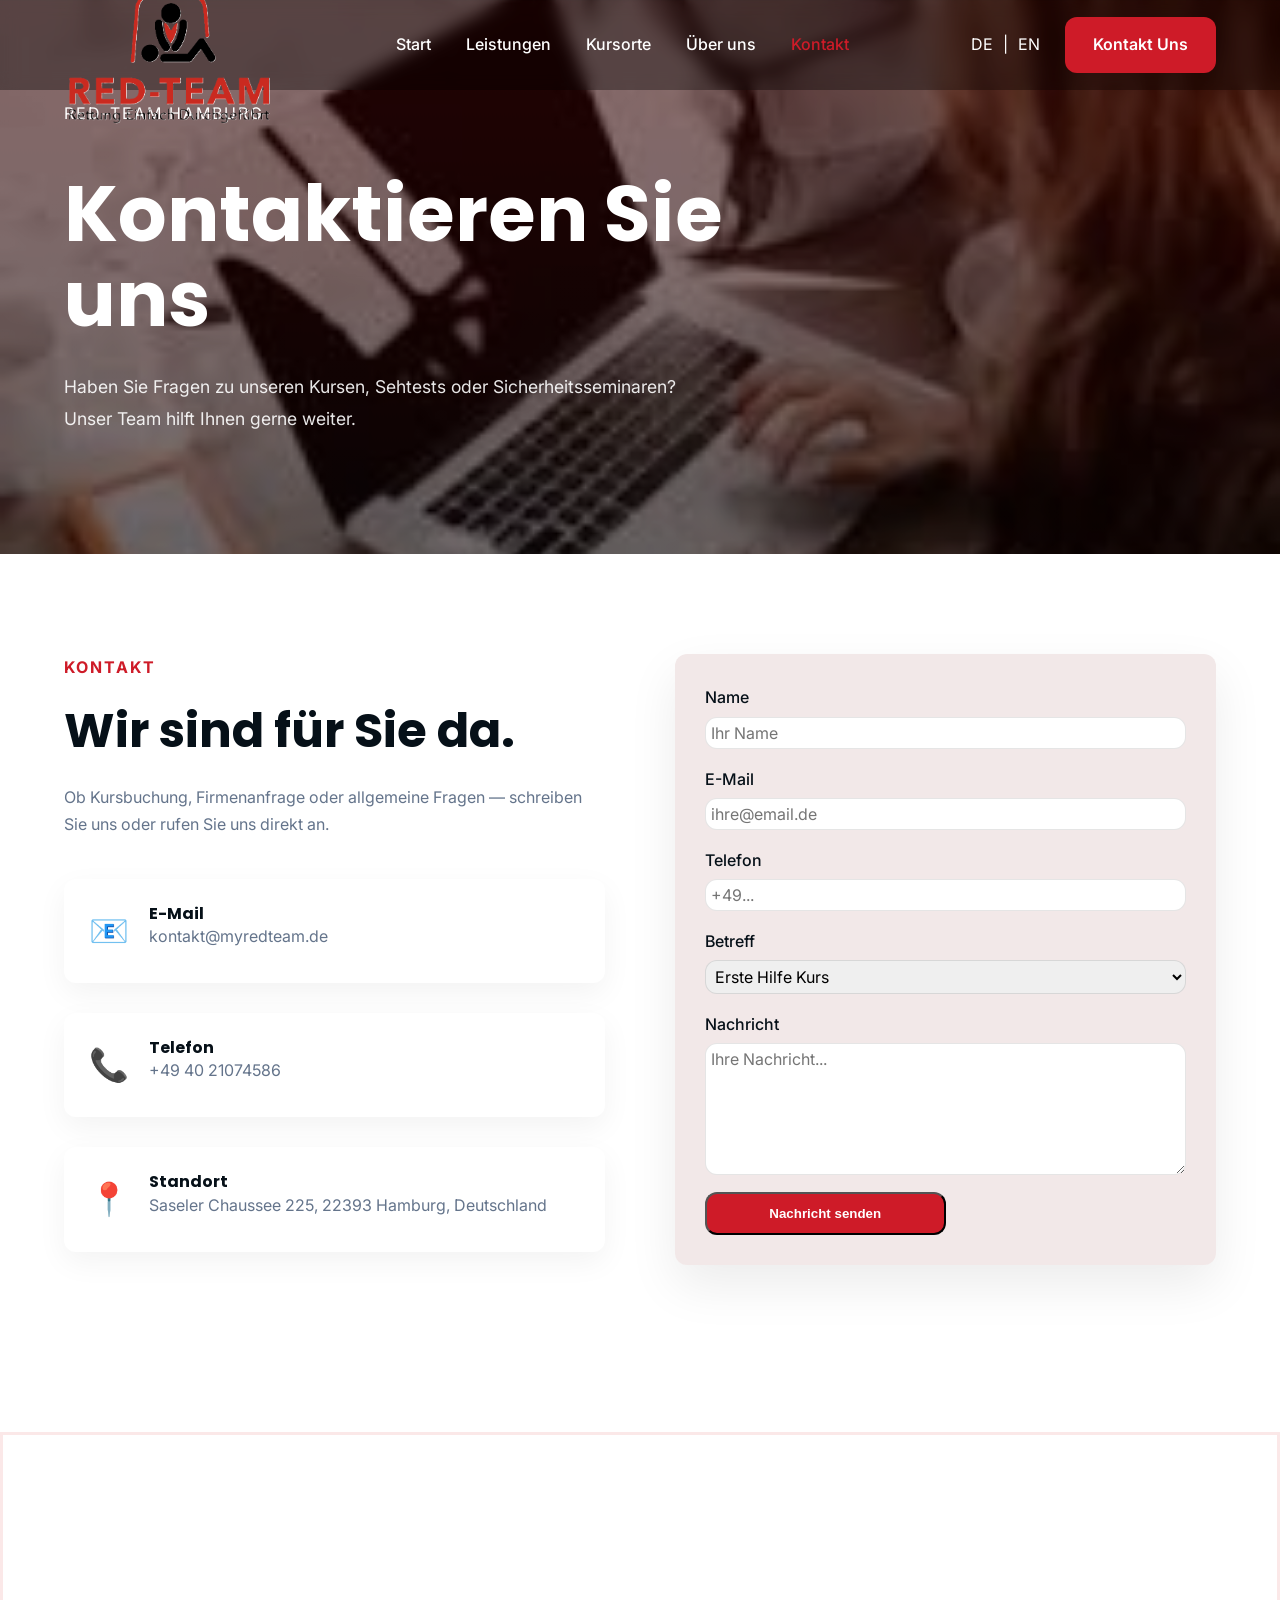
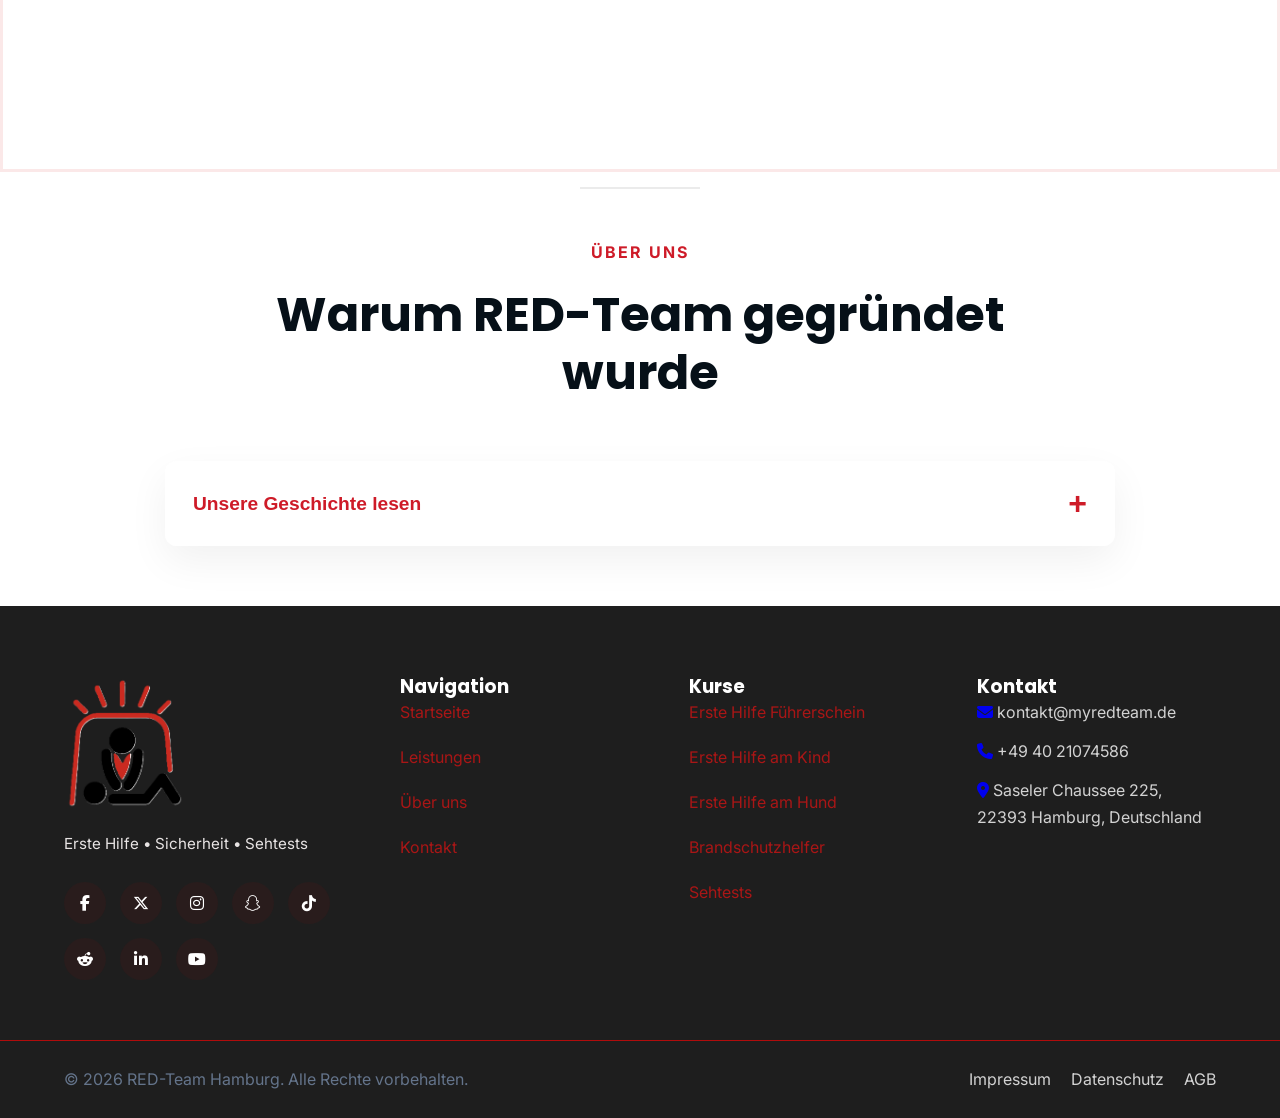
<file: contact.html>
<!DOCTYPE html>

<html lang="de">

<head>

    <meta charset="UTF-8">
<link
    rel="stylesheet"
    href="https://cdnjs.cloudflare.com/ajax/libs/font-awesome/6.5.2/css/all.min.css"
/>
    <meta
        name="viewport"
        content="width=device-width, initial-scale=1.0"
    >

    <title>
        Kontakt | RED-Team Hamburg
    </title>

    <meta
        name="description"
        content="Kontaktieren Sie RED-Team Hamburg für Erste Hilfe Kurse, Sicherheitskurse und Sehtests."
    >

    <!-- FONTS -->
    <link rel="preconnect" href="https://fonts.googleapis.com">

    <link
        rel="preconnect"
        href="https://fonts.gstatic.com"
        crossorigin
    >

    <link
        href="https://fonts.googleapis.com/css2?family=Inter:wght@300;400;500;600;700;800&family=Poppins:wght@500;600;700;800&display=swap"
        rel="stylesheet"
    >

    <!-- CSS -->
    <link rel="stylesheet" href="assets/css/style.css">
    <link rel="stylesheet" href="assets/css/responsive.css">

</head>

<body id="top">

    <!-- HEADER -->
    <header class="main-header">

        <div class="container header-container">

            <a href="/" class="logo">

                <img
                    src="assets/images/logos/RedTeamLogo.png"
                    alt="RED-Team Hamburg"
                >

            </a>

            <nav class="desktop-nav">

                <ul class="nav-list">

                    <li><a href="/">Start</a></li>
                    <li><a href="/services.html">Leistungen</a></li>
                    <li><a href="/locations.html">Kursorte</a></li>
                    <li><a href="#about">Über uns</a></li>
                    <li><a href="/contact.html" class="active">Kontakt</a></li>

                </ul>

            </nav>

            <div class="header-actions">

                <div class="language-switcher">

                    <a href="/" class="active">DE</a>
                    <span>|</span>
                    <a href="/en/contact.html">EN</a>

                </div>

                <a href="/contact.html" class="btn btn-primary">
                    Kontakt Uns
                </a>

            </div>

        </div>

    </header>

    <!-- HERO -->
    <section class="contact-hero">

        <div class="hero-overlay"></div>

        <div class="container">

            <div class="contact-hero-content">

                <span class="hero-tag">
                    RED-Team Hamburg
                </span>

                <h1>
                    Kontaktieren Sie uns
                </h1>

                <p>
                    Haben Sie Fragen zu unseren Kursen,
                    Sehtests oder Sicherheitsseminaren?
                    Unser Team hilft Ihnen gerne weiter.
                </p>

            </div>

        </div>

    </section>

    <!-- CONTACT SECTION -->
    <section class="contact-section">

        <div class="container">

            <div class="contact-grid">

                <!-- LEFT -->
                <div class="contact-info">

                    <span class="section-tag">
                        KONTAKT
                    </span>

                    <h2>
                        Wir sind für Sie da.
                    </h2>

                    <p class="contact-intro">
                        Ob Kursbuchung, Firmenanfrage oder allgemeine Fragen —
                        schreiben Sie uns oder rufen Sie uns direkt an.
                    </p>

                    <!-- INFO CARDS -->

                    <div class="contact-card">

                        <div class="contact-icon">
                            📧
                        </div>

                        <div>

                            <h4>
                                E-Mail
                            </h4>

                            <p>
                                kontakt@myredteam.de
                            </p>

                        </div>

                    </div>

                    <div class="contact-card">

                        <div class="contact-icon">
                            📞
                        </div>

                        <div>

                            <h4>
                                Telefon
                            </h4>

                            <p>
                                +49 40 21074586
                            </p>

                        </div>

                    </div>

                    <div class="contact-card">

                        <div class="contact-icon">
                            📍
                        </div>

                        <div>

                            <h4>
                                Standort
                            </h4>

                            <p>
                                Saseler Chaussee 225, 22393 Hamburg, Deutschland
                            </p>

                        </div>

                    </div>

                </div>

                <!-- RIGHT -->
                <div class="contact-form-wrapper">

                    <form class="contact-form">

                        <div class="form-group">

                            <label>
                                Name
                            </label>

                            <input
                                type="text"
                                placeholder="Ihr Name"
                                required
                            >

                        </div>

                        <div class="form-group">

                            <label>
                                E-Mail
                            </label>

                            <input
                                type="email"
                                placeholder="ihre@email.de"
                                required
                            >

                        </div>

                        <div class="form-group">

                            <label>
                                Telefon
                            </label>

                            <input
                                type="tel"
                                placeholder="+49..."
                            >

                        </div>

                        <div class="form-group">

                            <label>
                                Betreff
                            </label>

                            <select>

                                <option>
                                    Erste Hilfe Kurs
                                </option>

                                <option>
                                    Erste Hilfe am Kind
                                </option>

                                <option>
                                    Erste Hilfe am Hund
                                </option>

                                <option>
                                    Sehtest
                                </option>

                                <option>
                                    Firmenanfrage
                                </option>

                            </select>

                        </div>

                        <div class="form-group">

                            <label>
                                Nachricht
                            </label>

                            <textarea
                                rows="6"
                                placeholder="Ihre Nachricht..."
                            ></textarea>

                        </div>

                        <button
                            type="submit"
                            class="btn btn-primary form-button"
                        >
                            Nachricht senden
                        </button>

                    </form>

                </div>

            </div>

        </div>

    </section>

    <!-- MAP -->
    <section class="map-section">

        <iframe
            src="https://www.google.com/maps?q=Saseler+Chaussee+225,+22393+Hamburg,+Germany&output=embed"
            allowfullscreen=""
            loading="lazy"
            referrerpolicy="no-referrer-when-downgrade"
        ></iframe>

    </section>

<div class="section-divider"></div>


<!-- ABOUT EXPANDABLE -->

<section
    class="about-expandable-section"
    id="about"
>

    <div class="container">

        <div class="section-header">

            <span class="section-tag">
                ÜBER UNS
            </span>

            <h2>
                Warum RED-Team gegründet wurde
            </h2>

        </div>

        <div class="about-expandable">

            <button class="about-toggle">

                <span>
                    Unsere Geschichte lesen
                </span>

                <span class="about-toggle-icon">
                    +
                </span>

            </button>

            <div class="about-expandable-content">

                <p>
                    Schön, dass Sie den Weg auf diese Seite gefunden haben
                    und sich mit dem Thema Erste Hilfe auseinandersetzen.
                </p>

                <p>
                    Der tragische Tod eines guten Freundes hat mir damals
                    die Augen geöffnet. Wenn jemand das Vertrauen in sich selbst
                    und die Sicherheit zu helfen gehabt hätte,
                    dann wäre er vielleicht noch am Leben.
                    Im Notfall zählt jede Sekunde und es braucht nur einen Helfer,
                    der weiß was zu tun ist.
                </p>

                <p>
                    Ich entschied mich dazu in den Rettungsdienst zu gehen
                    und selbst Menschen und Leben zu retten.
                    Jeden Tag warteten neue Situationen,
                    Notfälle und Schicksalsschläge auf mich.
                </p>

                <p>
                    Was ich dabei zunehmend beobachtete war,
                    dass viele Menschen in solchen Umständen hilflos zusehen
                    und nicht wissen wie sie helfen können.
                </p>

                <p>
                    Kurzerhand entschied ich mich eine Fortbildung
                    zum Erste-Hilfe-Ausbilder und Brandschutzbeauftragten
                    zu machen um dies zu ändern.
                </p>

                <p>
                    Denn ich weiß:
                    Jeder kann helfen,
                    wenn er nur weiß was zu tun ist
                    und sich sicher fühlt.
                </p>

                <p>
                    Viele haben Angst davor etwas falsch zu machen.
                    Doch im Notfall ist oft das Nichtstun der Fehler.
                </p>

                <p>
                    Mit großer Freude, Motivation
                    und einer Portion Humor
                    vermittle ich Teilnehmern das notwendige Fachwissen
                    für den Ernstfall —
                    praxisnah, verständlich und realitätsnah.
                </p>

            </div>

        </div>

    </div>

</section>




    <!-- CTA 
    <section class="cta-section">

        <div class="container">

            <div class="cta-box">

                <div class="cta-content">

                    <h2>
                        Bereit für Ihren Kurs?
                    </h2>

                    <p>
                        Jetzt Termin sichern und vorbereitet sein,
                        wenn es darauf ankommt.
                    </p>

                </div>

                <a href="/kontakt.html" class="btn btn-primary">

                    Jetzt kontaktieren

                </a>

            </div>

        </div>

    </section>
    -->

    <!-- FOOTER -->
     <footer class="main-footer">

    <div class="container footer-container">

        <!-- FOOTER BRAND -->
        <div class="footer-brand">

            <a href="#top" class="footer-logo-link">
            <img
                src="assets/images/logos/RedTeamLogo2.png"
                alt="RED-Team"
                class="footer-logo"
            >
            </a>

            <p class="footer-description">
                Erste Hilfe • Sicherheit • Sehtests
            </p>


            <div class="footer-socials">

                <a href="https://facebook.com" target="_blank">
                    <i class="fab fa-facebook-f"></i>
                </a>

                <a href="https://twitter.com" target="_blank">
                    <i class="fab fa-x-twitter"></i>
                </a>

                <a href="https://instagram.com" target="_blank">
                    <i class="fab fa-instagram"></i>
                </a>

                <a href="https://snapchat.com" target="_blank">
                    <i class="fab fa-snapchat"></i>
                </a>

                <a href="https://tiktok.com" target="_blank">
                    <i class="fab fa-tiktok"></i>
                </a>

                <a href="https://reddit.com" target="_blank">
                    <i class="fab fa-reddit-alien"></i>
                </a>

                <a href="https://linkedin.com" target="_blank">
                    <i class="fab fa-linkedin-in"></i>
                </a>

                <a href="https://youtube.com" target="_blank">
                    <i class="fab fa-youtube"></i>
                </a>
        </div>
    </div>

 <!-- NAVIGATION -->
        <div class="footer-links">

            <h3>
                Navigation
            </h3>

            <ul>

                <li><a href="/">Startseite</a></li>
                <li><a href="/services.html">Leistungen</a></li>
                <li><a href="#about">Über uns</a></li>
                <li><a href="/contact.html">Kontakt</a></li>

            </ul>

        </div>
        
        <!-- SERVICES -->
         <div class="footer-links">

            <h3>
                Kurse
            </h3>

            <ul>

                <li><a href="#">Erste Hilfe Führerschein</a></li>
                <li><a href="#">Erste Hilfe am Kind</a></li>
                <li><a href="#">Erste Hilfe am Hund</a></li>
                <li><a href="#">Brandschutzhelfer</a></li>
                <li><a href="#">Sehtests</a></li>

            </ul>

        </div>

        <!-- CONTACT -->
        <div class="footer-contact">

            <h3>Kontakt</h3>

            <p>
                <a href="mailto:kontakt@myredteam.de">
                    <i class="fas fa-envelope"></i>
                </a>
                kontakt@myredteam.de
            </p>
            <p><a href="tel:+49 40 21074586">
        <i class="fas fa-phone"></i>
                </a>
                +49 40 21074586
            </p>
            <p><a href="https://goo.gl/maps/your-google-maps-link" target="_blank">
                <i class="fas fa-map-marker-alt"></i>
            </a>
            Saseler Chaussee 225, 22393 Hamburg, Deutschland</p>

        </div>

    </div>

    <!-- FOOTER BOTTOM -->
    <div class="footer-bottom">

        <div class="container footer-bottom-container">

            <p>
                © 2026 RED-Team Hamburg.
                Alle Rechte vorbehalten.
            </p>

            <div class="footer-legal">

                <a href="/impressum.html">
                    Impressum
                </a>

                <a href="/datenschutz.html">
                    Datenschutz
                </a>

                <a href="/agb.html">
                    AGB
                </a>
            </div>

        </div>

    </div>

</footer>

<script src="assets/js/main.js"></script>

</body>

</html>
</file>
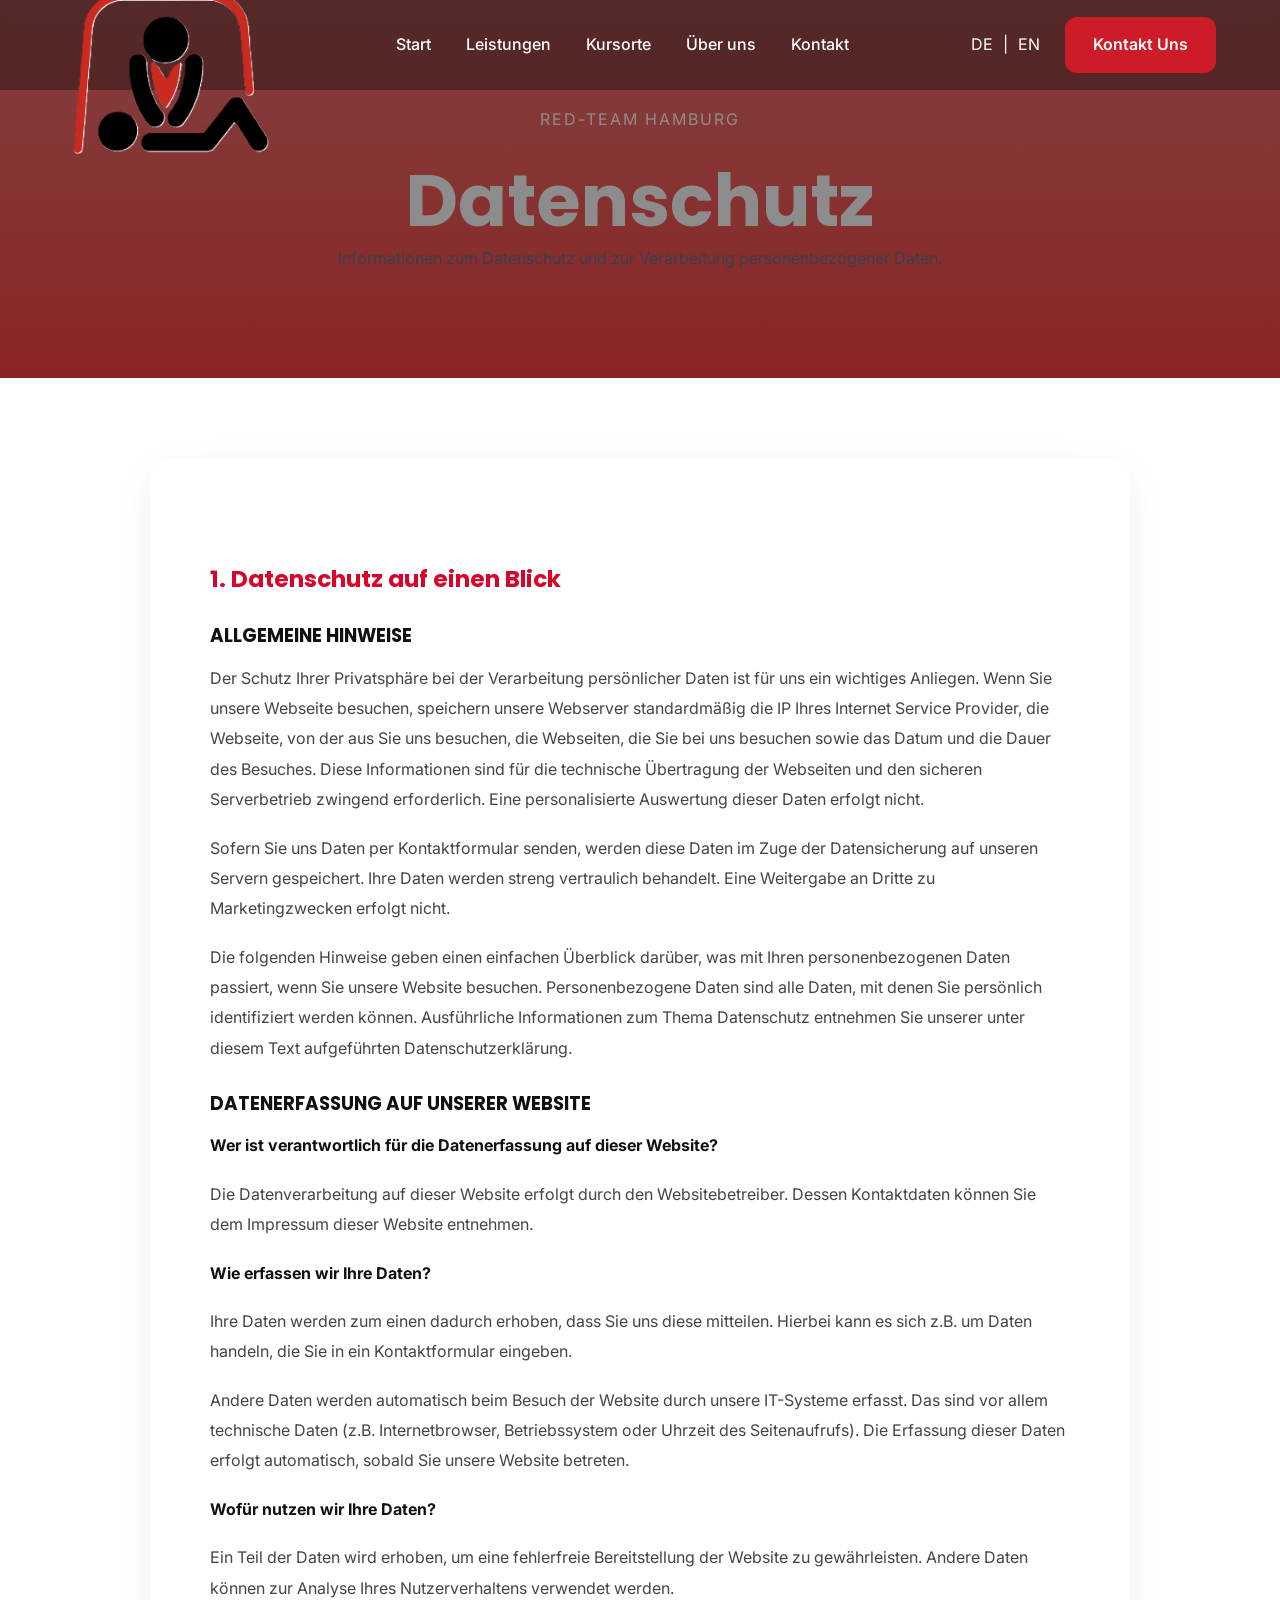
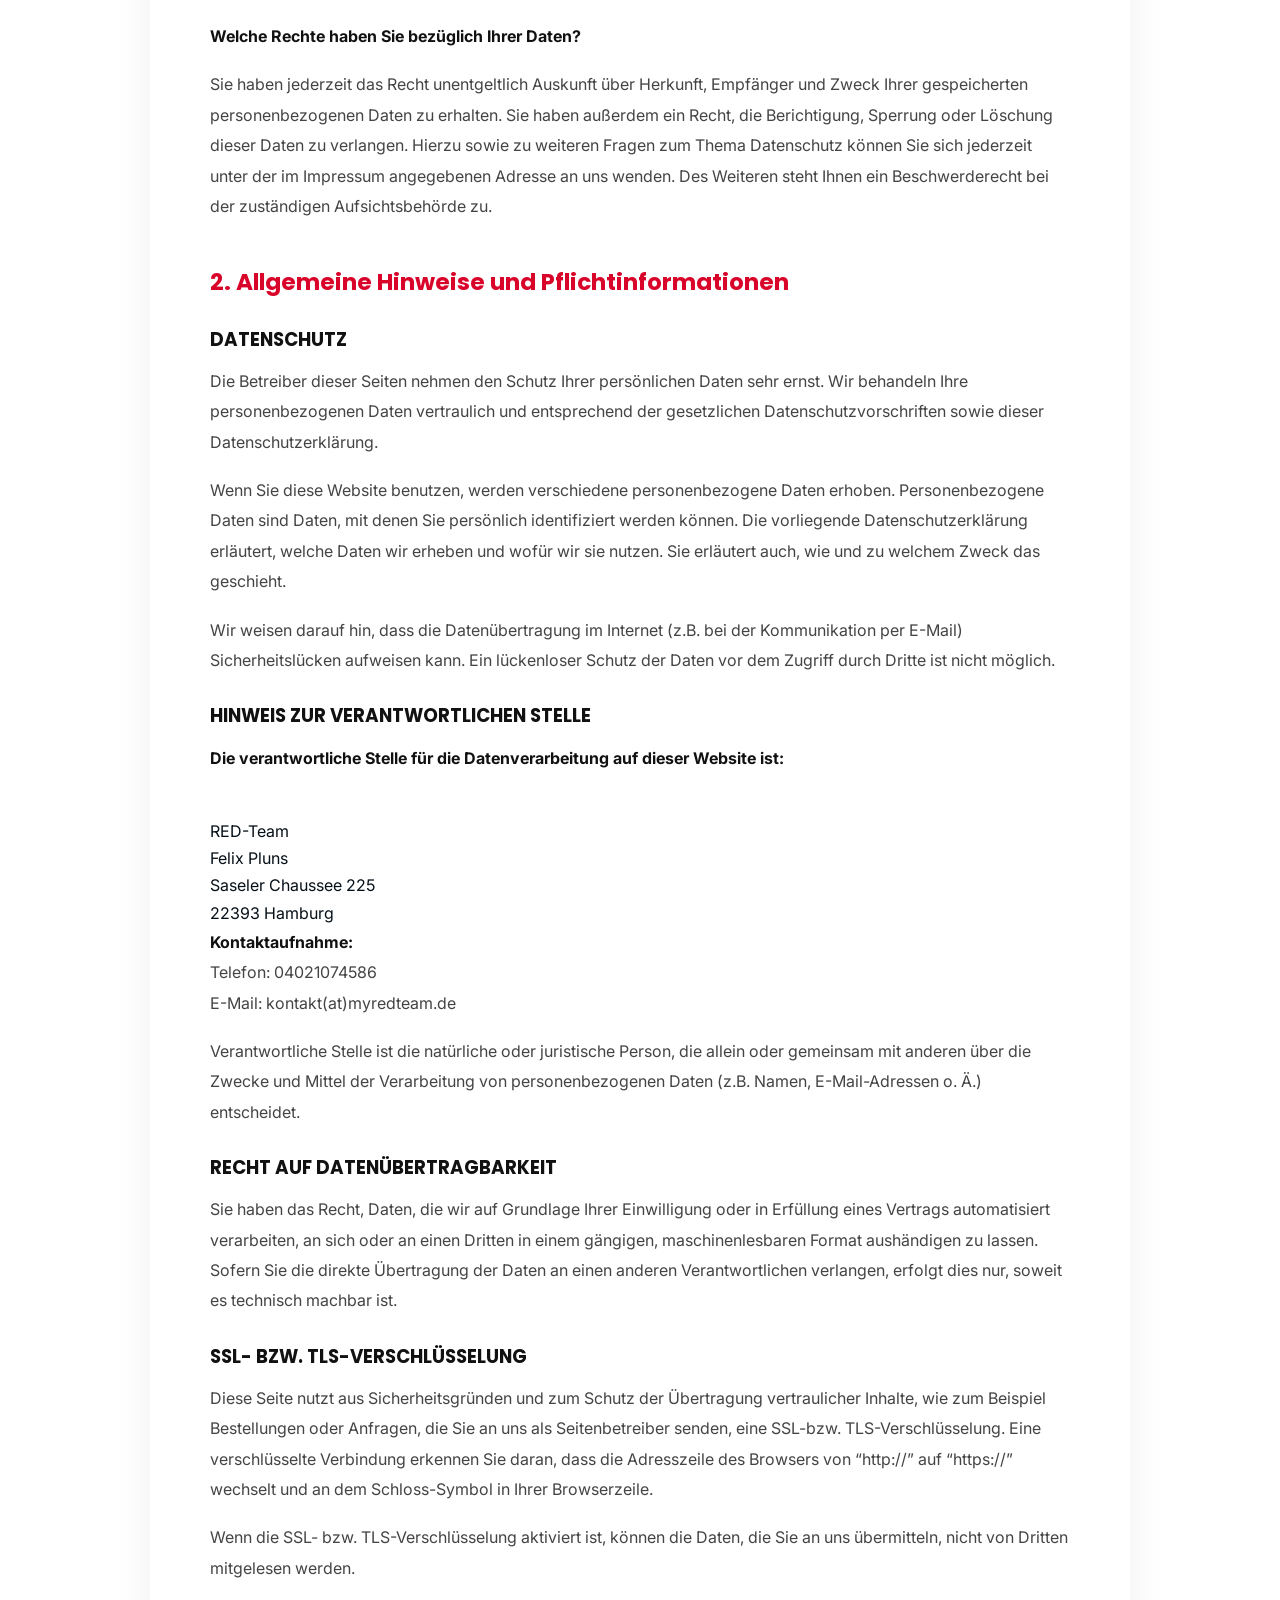
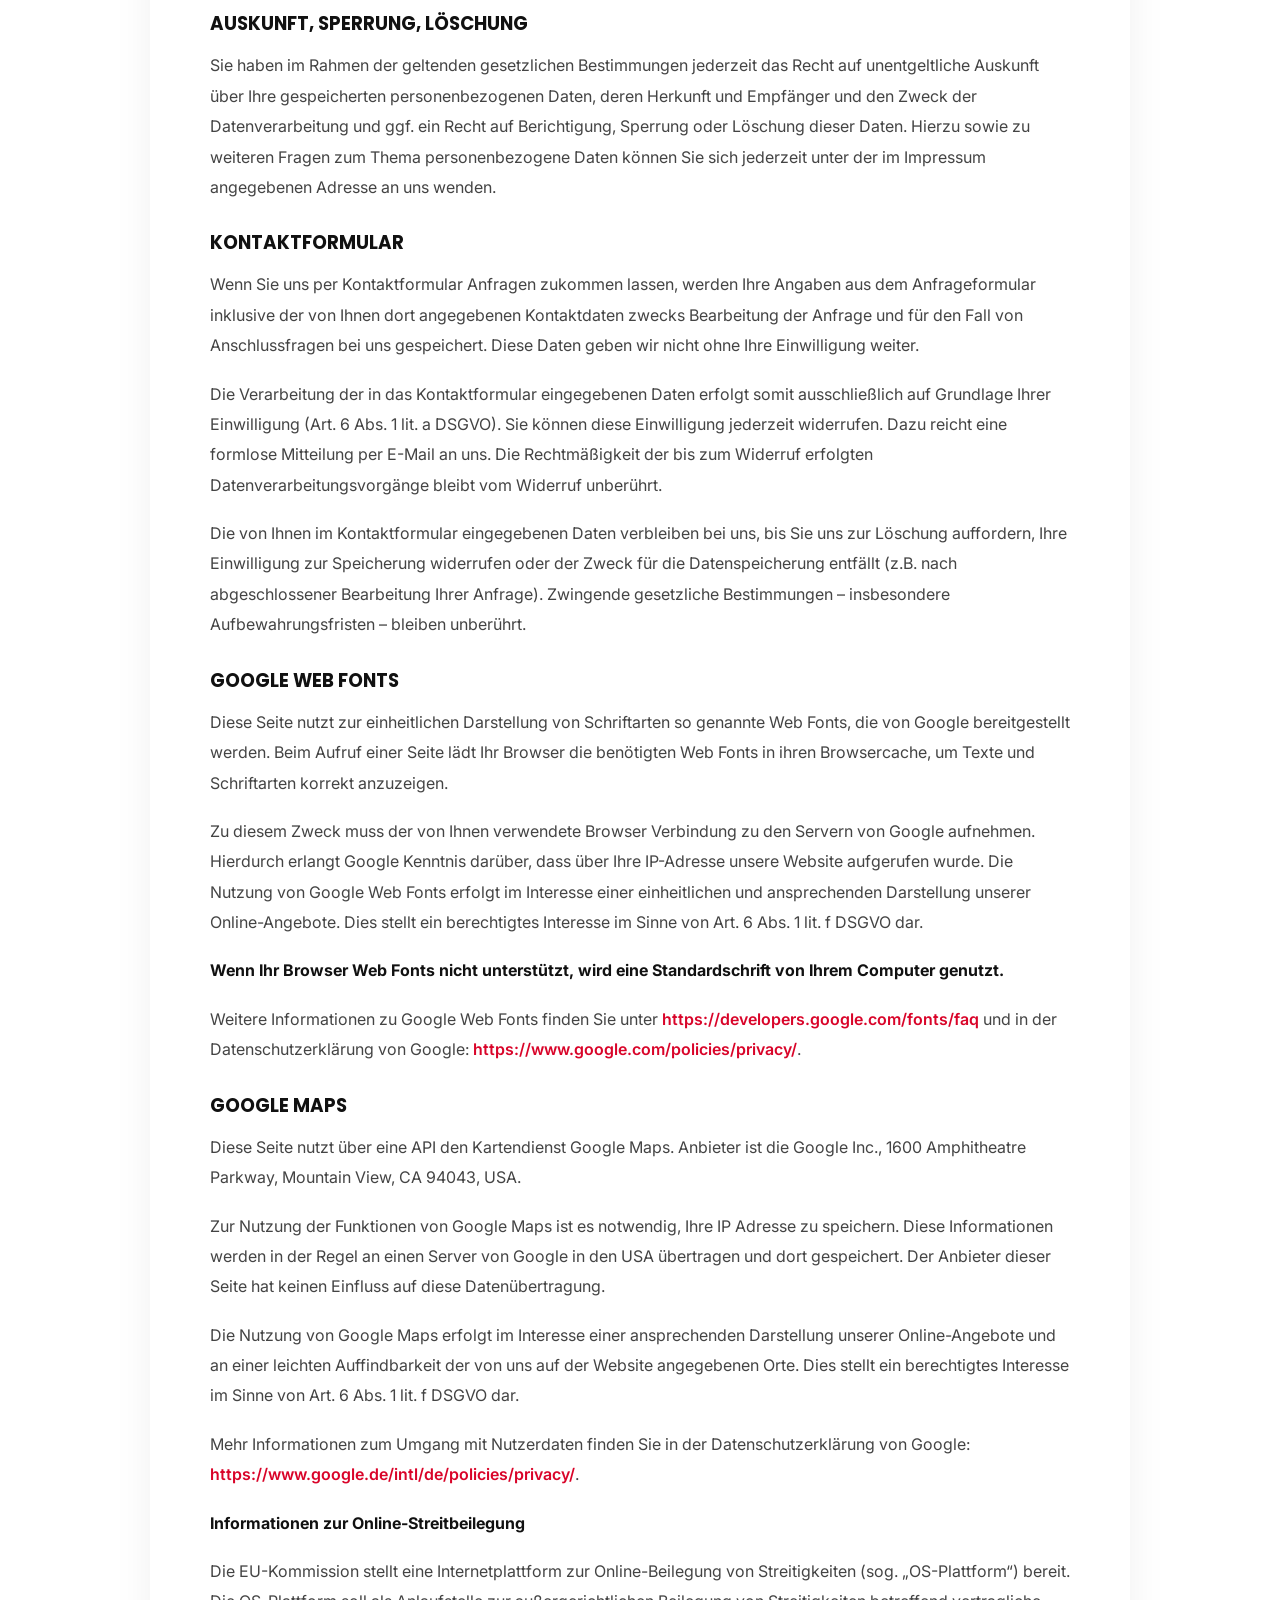
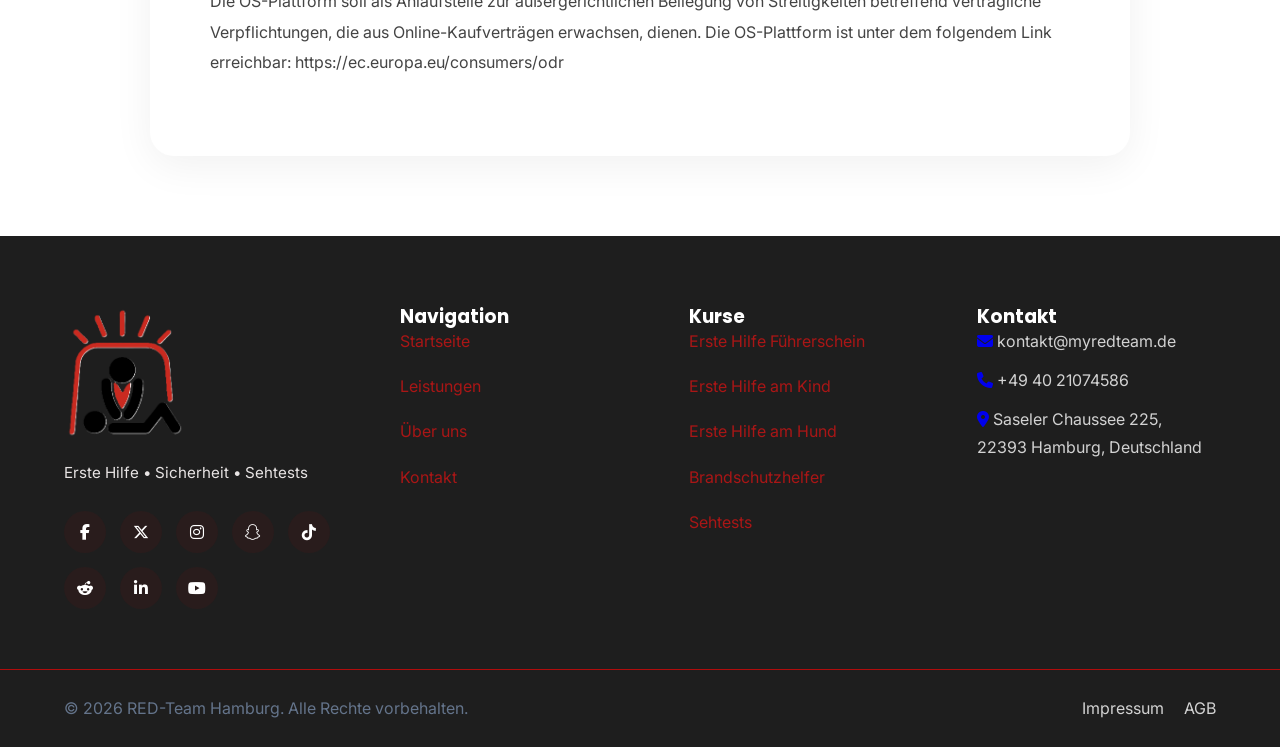
<file: datebschutz.html>
<!DOCTYPE html>
<html lang="de">
<head>	
	<meta charset="UTF-8">
    <meta
        name="viewport"
        content="width=device-width, initial-scale=1.0"
        http-equiv="x-ua-compatible" content="ie=edge"
    >
    <link
    rel="stylesheet"
    href="https://cdnjs.cloudflare.com/ajax/libs/font-awesome/6.5.2/css/all.min.css"
    />
           
	<title>Datenschutz &#8211; RED-Team &#8211; Erste Hilfe Kurs Hamburg</title>

     <!-- FONTS -->
    <link rel="preconnect" href="https://fonts.googleapis.com">

    <link
        rel="preconnect"
        href="https://fonts.gstatic.com"
        crossorigin
    >

    <link
        href="https://fonts.googleapis.com/css2?family=Inter:wght@300;400;500;600;700;800&family=Poppins:wght@500;600;700;800&display=swap"
        rel="stylesheet"
    >

    <!-- CSS -->
    <link rel="stylesheet" href="assets/css/style.css">
    <link rel="stylesheet" href="assets/css/responsive.css">

</head>
<body id="top">
    <!-- HEADER -->
    <header class="main-header">
        <div class="container header-container">

            <a href="/" class="logo">
                <img
                    src="assets/images/logos/RedTeamLogo2.png"
                    alt="RED-Team"
                   
                >
            </a>

            <nav class="desktop-nav">

                <ul class="nav-list">

                    <li><a href="/">Start</a></li>
                    <li><a href="/services.html">Leistungen</a></li>
                    <li><a href="/locations.html">Kursorte</a></li>
                    <li><a href="/#about">Über uns</a></li>
                    <li><a href="/contact.html">Kontakt</a></li>
                </ul>

            </nav>


            <div class="header-actions">

                <div class="language-switcher">

                    <a href="/" class="active">DE</a>

                    <span>|</span>

                    <a href="/en/">EN</a>

                </div>
                 <a href="/contact.html" class="btn btn-primary">
                    Kontakt Uns
                </a>
            </div>

    </header>

    <!-- MAIN -->
    <main class="main">

        <!-- HERO -->
<section class="sub-hero legal-hero">

    <div class="hero-overlay"></div>

    <div class="container">

        <div class="sub-hero-content">

            <span class="hero-tag">
                RED-Team Hamburg
            </span>

            <h1>
                Datenschutz
            </h1>

            <p>
                Informationen zum Datenschutz und zur Verarbeitung personenbezogener Daten.
            </p>

        </div>

    </div>

</section>

        <!-- DATENSCHUTZ CONTENT -->
        <!-- LEGAL CONTENT -->
<section class="legal-section">

    <div class="container">

        <div class="legal-card">

            <h2>1. Datenschutz auf einen Blick</h2>

            <h3>ALLGEMEINE HINWEISE</H3>

<p>Der Schutz Ihrer Privatsphäre bei der Verarbeitung persönlicher Daten ist für uns ein wichtiges Anliegen. Wenn Sie unsere Webseite besuchen, speichern unsere Webserver standardmäßig die IP Ihres Internet Service Provider, die Webseite, von der aus Sie uns besuchen, die Webseiten, die Sie bei uns besuchen sowie das Datum und die Dauer des Besuches. Diese Informationen sind für die technische Übertragung der Webseiten und den sicheren Serverbetrieb zwingend erforderlich. Eine personalisierte Auswertung dieser Daten erfolgt nicht.</p>

<p>Sofern Sie uns Daten per Kontaktformular senden, werden diese Daten im Zuge der Datensicherung auf unseren Servern gespeichert. Ihre Daten werden streng vertraulich behandelt. Eine Weitergabe an Dritte zu Marketingzwecken erfolgt nicht.</p>

<p>Die folgenden Hinweise geben einen einfachen Überblick darüber, was mit Ihren personenbezogenen Daten passiert, wenn Sie unsere Website besuchen. Personenbezogene Daten sind alle Daten, mit denen Sie persönlich identifiziert werden können. Ausführliche Informationen zum Thema Datenschutz entnehmen Sie unserer unter diesem Text aufgeführten Datenschutzerklärung.</p>

<h3>DATENERFASSUNG AUF UNSERER WEBSITE</h3>
<p><strong>Wer ist verantwortlich für die Datenerfassung auf dieser Website?</strong></p>

<p>Die Datenverarbeitung auf dieser Website erfolgt durch den Websitebetreiber. Dessen Kontaktdaten können Sie dem Impressum dieser Website entnehmen.</p>

<p><strong>Wie erfassen wir Ihre Daten?</strong></p>

<p>Ihre Daten werden zum einen dadurch erhoben, dass Sie uns diese mitteilen. Hierbei kann es sich z.B. um Daten handeln, die Sie in ein Kontaktformular eingeben.</p>

<p>Andere Daten werden automatisch beim Besuch der Website durch unsere IT-Systeme erfasst. Das sind vor allem technische Daten (z.B. Internetbrowser, Betriebssystem oder Uhrzeit des Seitenaufrufs). Die Erfassung dieser Daten erfolgt automatisch, sobald Sie unsere Website betreten.</p>

<p><strong>Wofür nutzen wir Ihre Daten?</strong></p>

<p>Ein Teil der Daten wird erhoben, um eine fehlerfreie Bereitstellung der Website zu gewährleisten. Andere Daten können zur Analyse Ihres Nutzerverhaltens verwendet werden.</p>

<p><strong>Welche Rechte haben Sie bezüglich Ihrer Daten?</strong></p>

<p>Sie haben jederzeit das Recht unentgeltlich Auskunft über Herkunft, Empfänger und Zweck Ihrer gespeicherten personenbezogenen Daten zu erhalten. Sie haben außerdem ein Recht, die Berichtigung, Sperrung oder Löschung dieser Daten zu verlangen. Hierzu sowie zu weiteren Fragen zum Thema Datenschutz können Sie sich jederzeit unter der im Impressum angegebenen Adresse an uns wenden. Des Weiteren steht Ihnen ein Beschwerderecht bei der zuständigen Aufsichtsbehörde zu.</p>

<h2>2. Allgemeine Hinweise und Pflichtinformationen</h2>

<h3>DATENSCHUTZ</h3>

<p>Die Betreiber dieser Seiten nehmen den Schutz Ihrer persönlichen Daten sehr ernst. Wir behandeln Ihre personenbezogenen Daten vertraulich und entsprechend der gesetzlichen Datenschutzvorschriften sowie dieser Datenschutzerklärung.</p>

<p>Wenn Sie diese Website benutzen, werden verschiedene personenbezogene Daten erhoben. Personenbezogene Daten sind Daten, mit denen Sie persönlich identifiziert werden können. Die vorliegende Datenschutzerklärung erläutert, welche Daten wir erheben und wofür wir sie nutzen. Sie erläutert auch, wie und zu welchem Zweck das geschieht.</p>

<p>Wir weisen darauf hin, dass die Datenübertragung im Internet (z.B. bei der Kommunikation per E-Mail) Sicherheitslücken aufweisen kann. Ein lückenloser Schutz der Daten vor dem Zugriff durch Dritte ist nicht möglich.</p>

<h3>HINWEIS ZUR VERANTWORTLICHEN STELLE</h3>

<p><strong>Die verantwortliche Stelle für die Datenverarbeitung auf dieser Website ist:</strong></p>

<br>RED-Team
<br>Felix Pluns
<br>Saseler Chaussee 225
<br>22393 Hamburg

<p><strong>Kontaktaufnahme:</strong>

<br>Telefon: 04021074586<br>
E-Mail: kontakt(at)myredteam.de</p>

<p>Verantwortliche Stelle ist die natürliche oder juristische Person, die allein oder gemeinsam mit anderen über die Zwecke und Mittel der Verarbeitung von personenbezogenen Daten (z.B. Namen, E-Mail-Adressen o. Ä.) entscheidet.</p>

<h3>RECHT AUF DATENÜBERTRAGBARKEIT</h3>

<p>Sie haben das Recht, Daten, die wir auf Grundlage Ihrer Einwilligung oder in Erfüllung eines Vertrags automatisiert verarbeiten, an sich oder an einen Dritten in einem gängigen, maschinenlesbaren Format aushändigen zu lassen. Sofern Sie die direkte Übertragung der Daten an einen anderen Verantwortlichen verlangen, erfolgt dies nur, soweit es technisch machbar ist.</p>

<h3>SSL- BZW. TLS-VERSCHLÜSSELUNG</h3>

<p>Diese Seite nutzt aus Sicherheitsgründen und zum Schutz der Übertragung vertraulicher Inhalte, wie zum Beispiel Bestellungen oder Anfragen, die Sie an uns als Seitenbetreiber senden, eine SSL-bzw. TLS-Verschlüsselung. Eine verschlüsselte Verbindung erkennen Sie daran, dass die Adresszeile des Browsers von “http://” auf “https://” wechselt und an dem Schloss-Symbol in Ihrer Browserzeile.</p>

<p>Wenn die SSL- bzw. TLS-Verschlüsselung aktiviert ist, können die Daten, die Sie an uns übermitteln, nicht von Dritten mitgelesen werden.</p>

<h3>AUSKUNFT, SPERRUNG, LÖSCHUNG</h3>

<p>Sie haben im Rahmen der geltenden gesetzlichen Bestimmungen jederzeit das Recht auf unentgeltliche Auskunft über Ihre gespeicherten personenbezogenen Daten, deren Herkunft und Empfänger und den Zweck der Datenverarbeitung und ggf. ein Recht auf Berichtigung, Sperrung oder Löschung dieser Daten. Hierzu sowie zu weiteren Fragen zum Thema personenbezogene Daten können Sie sich jederzeit unter der im Impressum angegebenen Adresse an uns wenden.</p>

<h3>KONTAKTFORMULAR</h3>

<p>Wenn Sie uns per Kontaktformular Anfragen zukommen lassen, werden Ihre Angaben aus dem Anfrageformular inklusive der von Ihnen dort angegebenen Kontaktdaten zwecks Bearbeitung der Anfrage und für den Fall von Anschlussfragen bei uns gespeichert. Diese Daten geben wir nicht ohne Ihre Einwilligung weiter.</p>

<p>Die Verarbeitung der in das Kontaktformular eingegebenen Daten erfolgt somit ausschließlich auf Grundlage Ihrer Einwilligung (Art. 6 Abs. 1 lit. a DSGVO). Sie können diese Einwilligung jederzeit widerrufen. Dazu reicht eine formlose Mitteilung per E-Mail an uns. Die Rechtmäßigkeit der bis zum Widerruf erfolgten Datenverarbeitungsvorgänge bleibt vom Widerruf unberührt.</p>

<p>Die von Ihnen im Kontaktformular eingegebenen Daten verbleiben bei uns, bis Sie uns zur Löschung auffordern, Ihre Einwilligung zur Speicherung widerrufen oder der Zweck für die Datenspeicherung entfällt (z.B. nach abgeschlossener Bearbeitung Ihrer Anfrage). Zwingende gesetzliche Bestimmungen – insbesondere Aufbewahrungsfristen – bleiben unberührt.</p>

<h3>GOOGLE WEB FONTS</h3>

<p> Diese Seite nutzt zur einheitlichen Darstellung von Schriftarten so genannte Web Fonts, die von Google bereitgestellt werden. Beim Aufruf einer Seite lädt Ihr Browser die benötigten Web Fonts in ihren Browsercache, um Texte und Schriftarten korrekt anzuzeigen.</p>

<p>Zu diesem Zweck muss der von Ihnen verwendete Browser Verbindung zu den Servern von Google aufnehmen. Hierdurch erlangt Google Kenntnis darüber, dass über Ihre IP-Adresse unsere Website aufgerufen wurde. Die Nutzung von Google Web Fonts erfolgt im Interesse einer einheitlichen und ansprechenden Darstellung unserer Online-Angebote. Dies stellt ein berechtigtes Interesse im Sinne von Art. 6 Abs. 1 lit. f DSGVO dar.</p>

<p><strong>Wenn Ihr Browser Web Fonts nicht unterstützt, wird eine Standardschrift von Ihrem Computer genutzt.</strong></p>

<p>Weitere Informationen zu Google Web Fonts finden Sie unter <a href="https://developers.google.com/fonts/faq" target="_blank">https://developers.google.com/fonts/faq</a> 
    und in der Datenschutzerklärung von Google: <a href="https://www.google.com/policies/privacy/" target="_blank">https://www.google.com/policies/privacy/</a>.</p>

<h3>GOOGLE MAPS</h3>

<p>Diese Seite nutzt über eine API den Kartendienst Google Maps. Anbieter ist die Google Inc., 1600 Amphitheatre Parkway, Mountain View, CA 94043, USA.</p>

<p>Zur Nutzung der Funktionen von Google Maps ist es notwendig, Ihre IP Adresse zu speichern. Diese Informationen werden in der Regel an einen Server von Google in den USA übertragen und dort gespeichert. Der Anbieter dieser Seite hat keinen Einfluss auf diese Datenübertragung.</p>

<p>Die Nutzung von Google Maps erfolgt im Interesse einer ansprechenden Darstellung unserer Online-Angebote und an einer leichten Auffindbarkeit der von uns auf der Website angegebenen Orte. Dies stellt ein berechtigtes Interesse im Sinne von Art. 6 Abs. 1 lit. f DSGVO dar.</p>

<p>Mehr Informationen zum Umgang mit Nutzerdaten finden Sie in der Datenschutzerklärung von Google: <a href="https://www.google.de/intl/de/policies/privacy/" target="_blank">https://www.google.de/intl/de/policies/privacy/</a>.</p>

<p><strong>Informationen zur Online-Streitbeilegung</strong></p>

<p>Die EU-Kommission stellt eine Internetplattform zur Online-Beilegung von Streitigkeiten (sog. „OS-Plattform“) bereit. Die OS-Plattform soll als Anlaufstelle zur außergerichtlichen Beilegung von Streitigkeiten betreffend vertragliche Verpflichtungen, die aus Online-Kaufverträgen erwachsen, dienen. Die OS-Plattform ist unter dem folgendem Link erreichbar: https://ec.europa.eu/consumers/odr</p>

        </div>

    </div>

</section>

    </main>

    <!-- FOOTER -->
     <footer class="main-footer">

    <div class="container footer-container">

        <!-- FOOTER BRAND -->
        <div class="footer-brand">

            <a href="#top" class="footer-logo-link">
            <img
                src="assets/images/logos/RedTeamLogo2.png"
                alt="RED-Team"
                class="footer-logo"
            >
            </a>

            <p class="footer-description">
                Erste Hilfe • Sicherheit • Sehtests
            </p>


            <div class="footer-socials">

                <a href="https://facebook.com" target="_blank">
                    <i class="fab fa-facebook-f"></i>
                </a>

                <a href="https://twitter.com" target="_blank">
                    <i class="fab fa-x-twitter"></i>
                </a>

                <a href="https://instagram.com" target="_blank">
                    <i class="fab fa-instagram"></i>
                </a>

                <a href="https://snapchat.com" target="_blank">
                    <i class="fab fa-snapchat"></i>
                </a>

                <a href="https://tiktok.com" target="_blank">
                    <i class="fab fa-tiktok"></i>
                </a>

                <a href="https://reddit.com" target="_blank">
                    <i class="fab fa-reddit-alien"></i>
                </a>

                <a href="https://linkedin.com" target="_blank">
                    <i class="fab fa-linkedin-in"></i>
                </a>

                <a href="https://youtube.com" target="_blank">
                    <i class="fab fa-youtube"></i>
                </a>
        </div>
    </div>

 <!-- NAVIGATION -->
        <div class="footer-links">

            <h3>
                Navigation
            </h3>

            <ul>

                <li><a href="/">Startseite</a></li>
                <li><a href="/services.html">Leistungen</a></li>
                <li><a href="/about.html">Über uns</a></li>
                <li><a href="/contact.html">Kontakt</a></li>

            </ul>

        </div>
        
        <!-- SERVICES -->
         <div class="footer-links">

            <h3>
                Kurse
            </h3>

            <ul>

                <li><a href="#">Erste Hilfe Führerschein</a></li>
                <li><a href="#">Erste Hilfe am Kind</a></li>
                <li><a href="#">Erste Hilfe am Hund</a></li>
                <li><a href="#">Brandschutzhelfer</a></li>
                <li><a href="#">Sehtests</a></li>

            </ul>

        </div>

        <!-- CONTACT -->
        <div class="footer-contact">

            <h3>Kontakt</h3>

            <p>
                <a href="mailto:kontakt@myredteam.de">
                    <i class="fas fa-envelope"></i>
                </a>
                kontakt@myredteam.de
            </p>
            <p><a href="tel:+49 40 21074586">
        <i class="fas fa-phone"></i>
                </a>
                +49 40 21074586
            </p>
            <p><a href="https://goo.gl/maps/your-google-maps-link" target="_blank">
                <i class="fas fa-map-marker-alt"></i>
            </a>
            Saseler Chaussee 225, 22393 Hamburg, Deutschland</p>

        </div>

    </div>

    <!-- FOOTER BOTTOM -->
    <div class="footer-bottom">

        <div class="container footer-bottom-container">

            <p>
                © 2026 RED-Team Hamburg.
                Alle Rechte vorbehalten.
            </p>

            <div class="footer-legal">

                <a href="/impressum.html">
                    Impressum
                </a>

        
                <a href="/agb.html">
                    AGB
                </a>
            </div>

        </div>

    </div>

</footer>
</file>
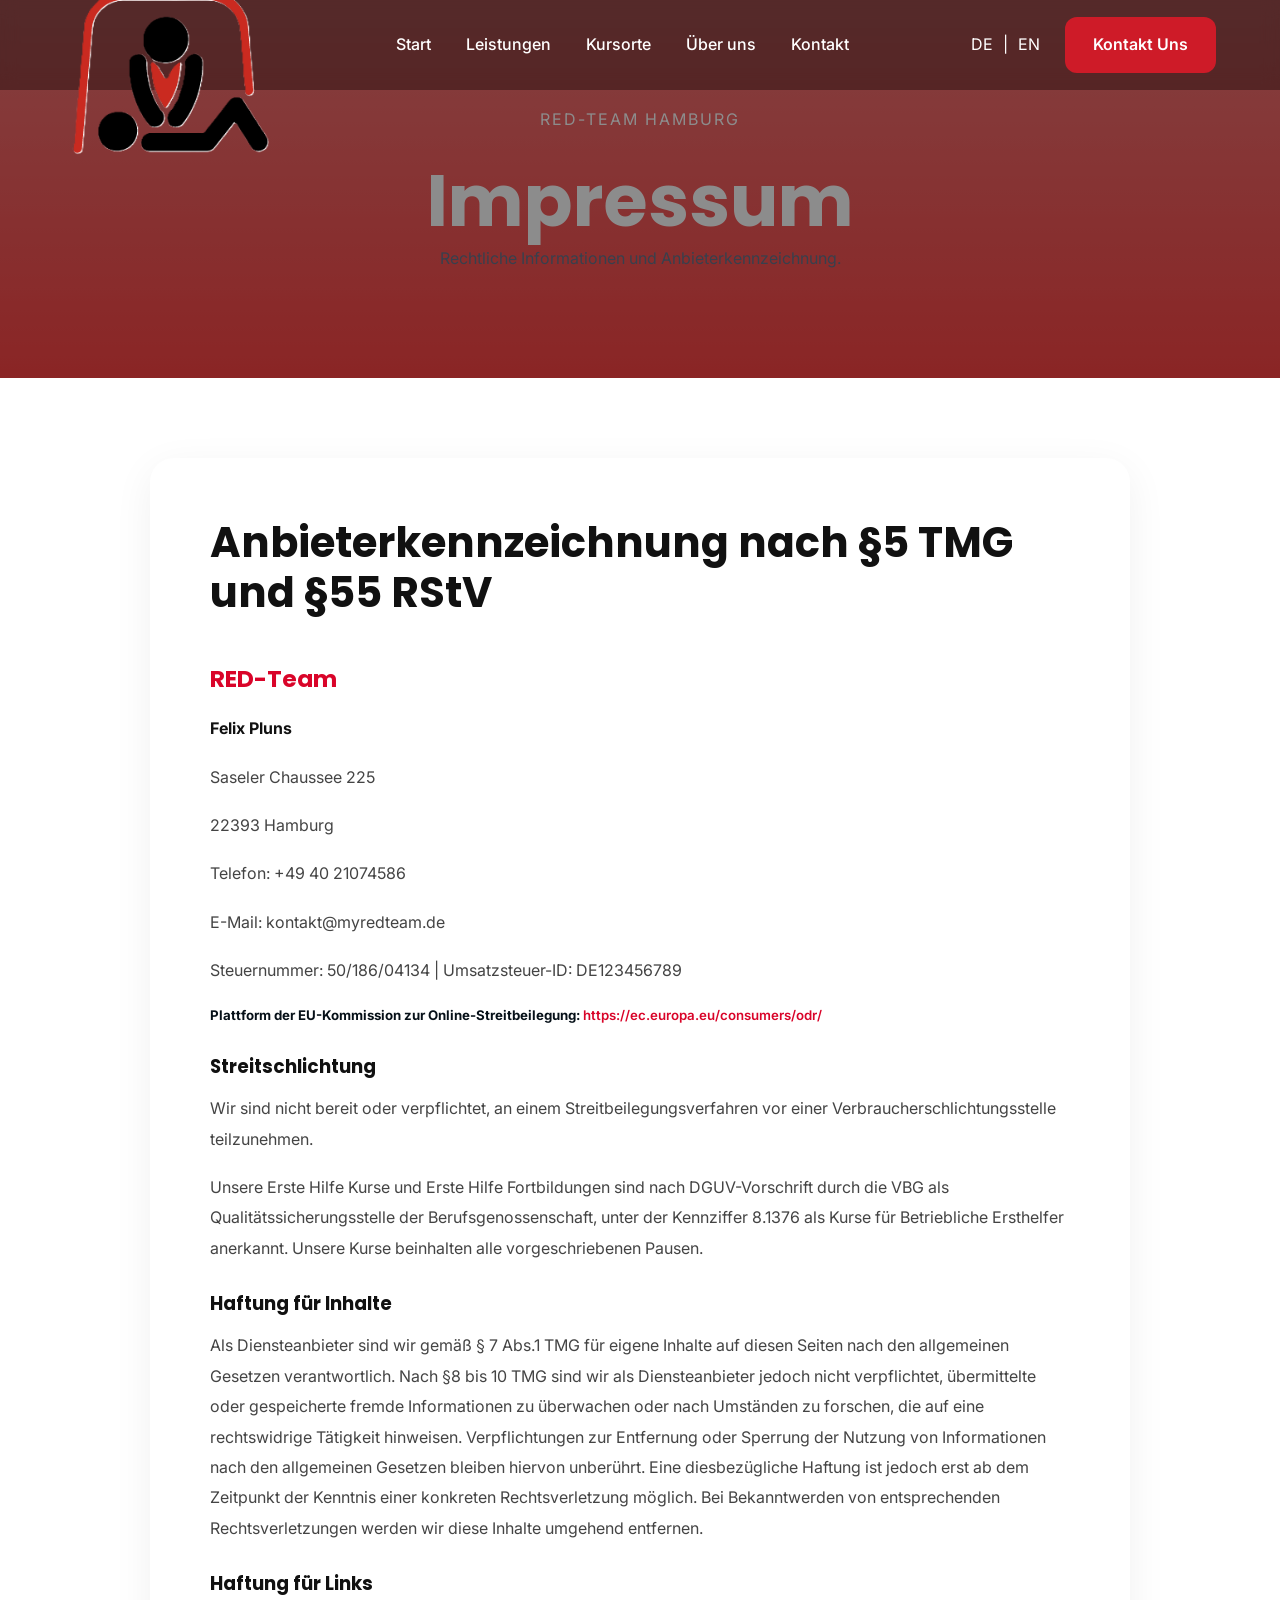
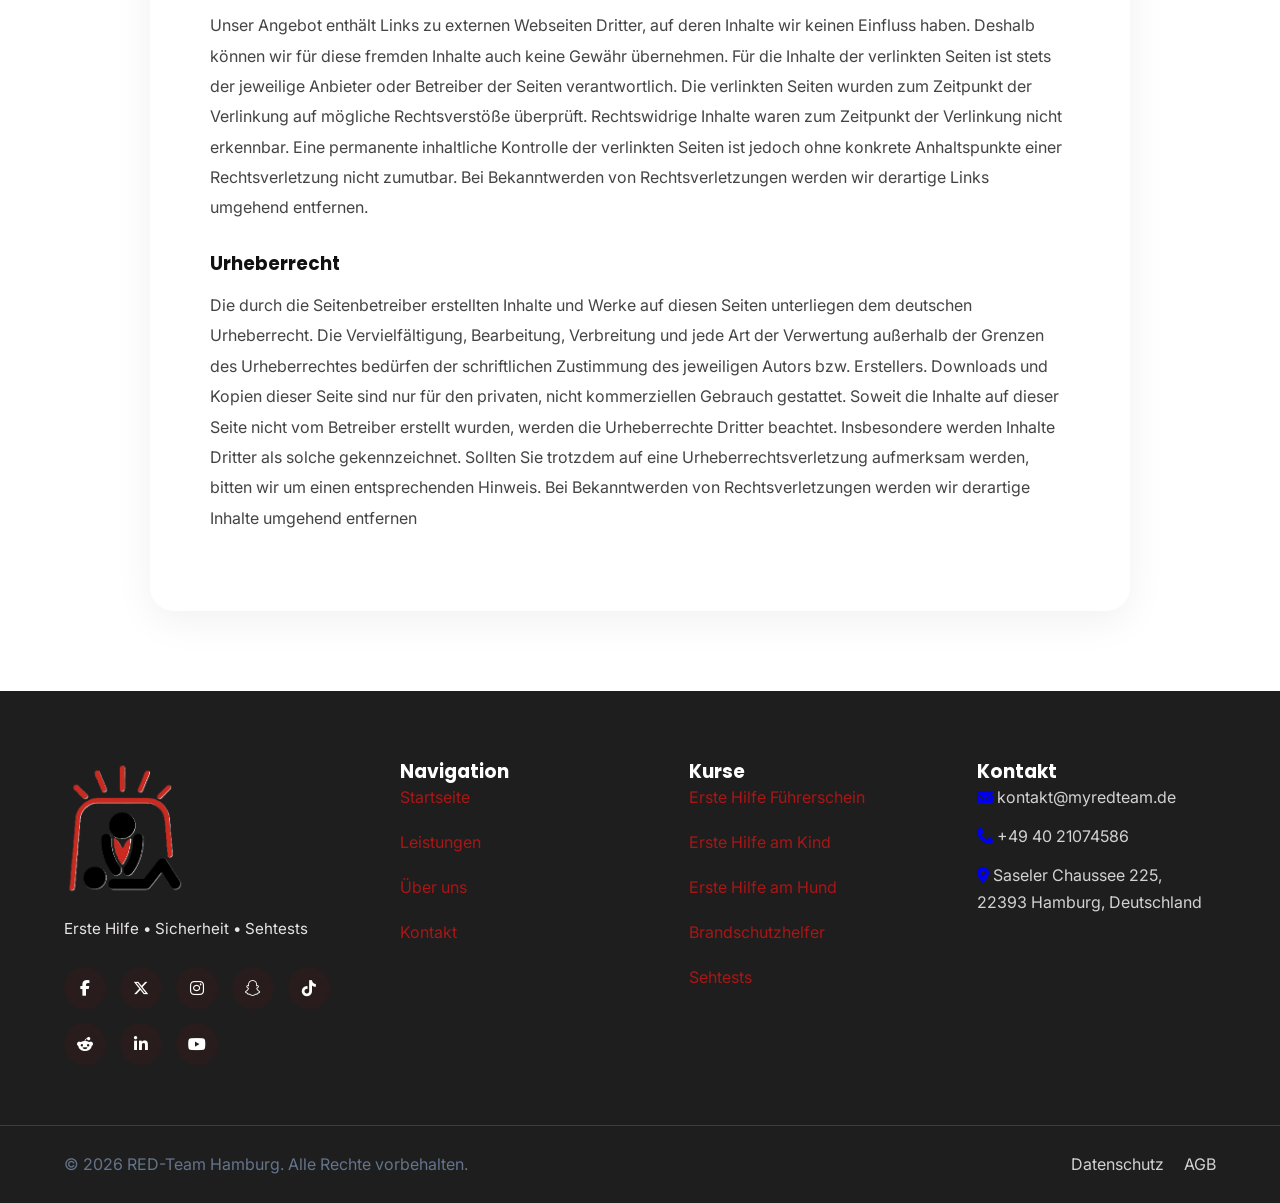
<file: impressum.html>
<!DOCTYPE html>
<html lang="de">
<head>	
	<meta charset="UTF-8">
   
    <meta
        name="viewport"
        content="width=device-width, initial-scale=1.0"
        http-equiv="x-ua-compatible" content="ie=edge"
    >
    
    <link
    rel="stylesheet"
    href="https://cdnjs.cloudflare.com/ajax/libs/font-awesome/6.5.2/css/all.min.css"
    />

	<title>Impressum &#8211; RED-Team &#8211; Erste Hilfe Kurs Hamburg</title>


     <!-- FONTS -->
    <link rel="preconnect" href="https://fonts.googleapis.com">

    <link
        rel="preconnect"
        href="https://fonts.gstatic.com"
        crossorigin
    >

    <link
        href="https://fonts.googleapis.com/css2?family=Inter:wght@300;400;500;600;700;800&family=Poppins:wght@500;600;700;800&display=swap"
        rel="stylesheet"
    >

    <!-- CSS -->
    <link rel="stylesheet" href="assets/css/style.css">
    <link rel="stylesheet" href="assets/css/responsive.css">

</head>
<body id="top">

    <!-- HEADER -->
    <header class="main-header">
        <div class="container header-container">

            <a href="/" class="logo">
                <img
                    src="assets/images/logos/RedTeamLogo2.png"
                    alt="RED-Team"
                    class="logo"
                >
            </a>

            <nav class="desktop-nav">

                
                <ul class="nav-list">
                    <li><a href="/">Start</a></li>
                    <li><a href="/services.html">Leistungen</a></li>
                    <li><a href="/locations.html">Kursorte</a></li>
                    <li><a href="/#about">Über uns</a></li>
                    <li><a href="/contact.html">Kontakt</a></li>

                </ul>

            </nav>

            <div class="header-actions">

                <div class="language-switcher">

                    <a href="/" class="active">
                        DE
                    </a>

                    <span>|</span>

                    <a href="/en/">
                        EN
                    </a>
                </div>

                 <a href="/contact.html" class="btn btn-primary">
                    Kontakt Uns
                </a>
        </div>

    </header>

    <!-- MAIN -->
    <main class="main">

        <!-- HERO -->
<section class="sub-hero legal-hero">

    <div class="hero-overlay"></div>

    <div class="container">

        <div class="sub-hero-content">

            <span class="hero-tag">
                RED-Team Hamburg
            </span>

            <h1>
                Impressum
            </h1>

            <p>
                Rechtliche Informationen und Anbieterkennzeichnung.
            </p>

        </div>

    </div>

</section>

        <!-- IMPRESSUM CONTENT -->
        <!-- LEGAL CONTENT -->
<section class="legal-section">

    <div class="container">

        <div class="legal-card">

            <h1>Anbieterkennzeichnung nach §5 TMG und §55 RStV</h1>

<h2>RED-Team</h2>
<p><strong>Felix Pluns</strong></p>
<p>Saseler Chaussee 225</p>
<p>22393 Hamburg</p>
<p>Telefon: +49 40 21074586</p>
<p>E-Mail: kontakt@myredteam.de</p>
<p>Steuernummer: 50/186/04134    |    Umsatzsteuer-ID: DE123456789</p>
<h5>Plattform der EU-Kommission zur Online-Streitbeilegung: <a href="https://ec.europa.eu/consumers/odr/" target="_blank">https://ec.europa.eu/consumers/odr/</a></h5>

<h3>Streitschlichtung</h3>

<p>Wir sind nicht bereit oder verpflichtet, an einem Streitbeilegungsverfahren vor einer Verbraucherschlichtungsstelle teilzunehmen.</p>

<p>Unsere Erste Hilfe Kurse und Erste Hilfe Fortbildungen sind nach DGUV-Vorschrift  durch die VBG als Qualitätssicherungsstelle der Berufsgenossenschaft, unter der Kennziffer 8.1376 als Kurse für Betriebliche Ersthelfer anerkannt. Unsere Kurse beinhalten alle vorgeschriebenen Pausen.</p>

<h3>Haftung für Inhalte</h3>
<p>Als Diensteanbieter sind wir gemäß § 7 Abs.1 TMG für eigene Inhalte auf diesen Seiten nach den allgemeinen Gesetzen verantwortlich. Nach §8 bis 10 TMG sind wir als Diensteanbieter jedoch nicht verpflichtet, übermittelte oder gespeicherte fremde Informationen zu überwachen oder nach Umständen zu forschen, die auf eine rechtswidrige Tätigkeit hinweisen. Verpflichtungen zur Entfernung oder Sperrung der Nutzung von Informationen nach den allgemeinen Gesetzen bleiben hiervon unberührt. Eine diesbezügliche Haftung ist jedoch erst ab dem Zeitpunkt der Kenntnis einer konkreten Rechtsverletzung möglich. Bei Bekanntwerden von entsprechenden Rechtsverletzungen werden wir diese Inhalte umgehend entfernen.</p>

<h3>Haftung für Links</h3>
<p>Unser Angebot enthält Links zu externen Webseiten Dritter, auf deren Inhalte wir keinen Einfluss haben. Deshalb können wir für diese fremden Inhalte auch keine Gewähr übernehmen. Für die Inhalte der verlinkten Seiten ist stets der jeweilige Anbieter oder Betreiber der Seiten verantwortlich. Die verlinkten Seiten wurden zum Zeitpunkt der Verlinkung auf mögliche Rechtsverstöße überprüft. Rechtswidrige Inhalte waren zum Zeitpunkt der Verlinkung nicht erkennbar. Eine permanente inhaltliche Kontrolle der verlinkten Seiten ist jedoch ohne konkrete Anhaltspunkte einer Rechtsverletzung nicht zumutbar. Bei Bekanntwerden von Rechtsverletzungen werden wir derartige Links umgehend entfernen.</p>

<h3>Urheberrecht</h3>
<p>Die durch die Seitenbetreiber erstellten Inhalte und Werke auf diesen Seiten unterliegen dem deutschen Urheberrecht. Die Vervielfältigung, Bearbeitung, Verbreitung und jede Art der Verwertung außerhalb der Grenzen des Urheberrechtes bedürfen der schriftlichen Zustimmung des jeweiligen Autors bzw. Erstellers. Downloads und Kopien dieser Seite sind nur für den privaten, nicht kommerziellen Gebrauch gestattet. Soweit die Inhalte auf dieser Seite nicht vom Betreiber erstellt wurden, werden die Urheberrechte Dritter beachtet. Insbesondere werden Inhalte Dritter als solche gekennzeichnet. Sollten Sie trotzdem auf eine Urheberrechtsverletzung aufmerksam werden, bitten wir um einen entsprechenden Hinweis. Bei Bekanntwerden von Rechtsverletzungen werden wir derartige Inhalte umgehend entfernen</p>

        </div>

    </div>

</section>

    </main>


    <!-- FOOTER -->
     <footer class="main-footer">

    <div class="container footer-container">

        <!-- FOOTER BRAND -->
        <div class="footer-brand">

            <a href="#top" class="footer-logo-link">
            <img
                src="assets/images/logos/RedTeamLogo2.png"
                alt="RED-Team"
                class="footer-logo"
            >
            </a>

            <p class="footer-description">
                Erste Hilfe • Sicherheit • Sehtests
            </p>


            <div class="footer-socials">

                <a href="https://facebook.com" target="_blank">
                    <i class="fab fa-facebook-f"></i>
                </a>

                <a href="https://twitter.com" target="_blank">
                    <i class="fab fa-x-twitter"></i>
                </a>

                <a href="https://instagram.com" target="_blank">
                    <i class="fab fa-instagram"></i>
                </a>

                <a href="https://snapchat.com" target="_blank">
                    <i class="fab fa-snapchat"></i>
                </a>

                <a href="https://tiktok.com" target="_blank">
                    <i class="fab fa-tiktok"></i>
                </a>

                <a href="https://reddit.com" target="_blank">
                    <i class="fab fa-reddit-alien"></i>
                </a>

                <a href="https://linkedin.com" target="_blank">
                    <i class="fab fa-linkedin-in"></i>
                </a>

                <a href="https://youtube.com" target="_blank">
                    <i class="fab fa-youtube"></i>
                </a>
        </div>
    </div>

 <!-- NAVIGATION -->
        <div class="footer-links">

            <h3>
                Navigation
            </h3>

            <ul>

                <li><a href="/">Startseite</a></li>
                <li><a href="/services.html">Leistungen</a></li>
                <li><a href="/about.html">Über uns</a></li>
                <li><a href="/contact.html">Kontakt</a></li>

            </ul>

        </div>
        
        <!-- SERVICES -->
         <div class="footer-links">

            <h3>
                Kurse
            </h3>

            <ul>

                <li><a href="#">Erste Hilfe Führerschein</a></li>
                <li><a href="#">Erste Hilfe am Kind</a></li>
                <li><a href="#">Erste Hilfe am Hund</a></li>
                <li><a href="#">Brandschutzhelfer</a></li>
                <li><a href="#">Sehtests</a></li>

            </ul>

        </div>

        <!-- CONTACT -->
        <div class="footer-contact">

            <h3>Kontakt</h3>

            <p>
                <a href="mailto:kontakt@myredteam.de">
                    <i class="fas fa-envelope"></i>
                </a>
                kontakt@myredteam.de
            </p>
            <p><a href="tel:+49 40 21074586">
        <i class="fas fa-phone"></i>
                </a>
                +49 40 21074586
            </p>
            <p><a href="https://goo.gl/maps/your-google-maps-link" target="_blank">
                <i class="fas fa-map-marker-alt"></i>
            </a>
            Saseler Chaussee 225, 22393 Hamburg, Deutschland</p>

        </div>

    </div>

    <!-- FOOTER BOTTOM -->
    <div class="footer-bottom">

        <div class="container footer-bottom-container">

            <p>
                © 2026 RED-Team Hamburg.
                Alle Rechte vorbehalten.
            </p>

            <div class="footer-legal">

                

                <a href="/datenschutz.html">
                    Datenschutz
                </a>

                <a href="/agb.html">
                    AGB
                </a>
            </div>

        </div>

    </div>

</footer>
</file>
<file: assets/css/style.css>
/* =========================
   RESET
========================= */

* {
    margin: 0;
    padding: 0;
    box-sizing: border-box;
}

html {
    scroll-behavior: smooth;
}

body {
    font-family: 'Inter', sans-serif;
    background: #ffffff;
    color: #061018;
    line-height: 1.7;
}

/* =========================
   VARIABLES
========================= */

:root {

    --primary: #061018;
    --secondary: #10212f;
    --accent: #ce1b28;

    --light: #f8fafc;
    --white: #ffffff;
    --gray: #64748b;

    --container: 1200px;

    --radius: 12px;

}

/* =========================
   GLOBAL
========================= */

.container {
    width: 90%;
    max-width: var(--container);
    margin: auto;
}

section {
    padding: 100px 0;
}

img {
    width: 100%;
    display: block;
}

a {
    text-decoration: none;
}

ul {
    list-style: none;
}

/* =========================
   TYPOGRAPHY
========================= */

h1,
h2,
h3,
h4 {
    font-family: 'Poppins', sans-serif;
    line-height: 1.2;
}

h1 {
    font-size: 4.5rem;
    color: white;
}

h2 {
    font-size: 3rem;
    margin-bottom: 20px;
}

p {
    color: var(--gray);
}

/* =========================
   BUTTONS
========================= */

.btn {
    display: inline-flex;
    align-items: center;
    justify-content: center;

    padding: 14px 28px;

    border-radius: var(--radius);

    font-weight: 600;

    transition: 0.3s ease;
}

.btn-primary {
    background: var(--accent);
    color: white;
}

.btn-primary:hover {
    transform: translateY(-3px);
}

.btn-secondary {
    background: white;
    color: var(--primary);
}

/* =========================
   HEADER
========================= */

.main-header {
    position: fixed;
    width: 100%;
    top: 0;
    z-index: 1000;

    background: rgba(0,0,0,0.35);

    backdrop-filter: blur(8px);
}

.header-container {
    height: 90px;

    display: flex;
    justify-content: space-between;
    align-items: center;
}

.logo img {
    width: 210px;
}

.desktop-nav .nav-list {
    display: flex;
    gap: 35px;
}

.desktop-nav a {
    color: white;
    font-weight: 500;
}

.desktop-nav a:hover,
.desktop-nav a.active {
    color: var(--accent);
}

.header-actions {
    display: flex;
    align-items: center;
    gap: 25px;
}

.language-switcher {
    display: flex;
    gap: 10px;
    color: white;
}

.language-switcher a {
    color: white;
}

/* =========================
   HERO
========================= */

.hero-section {

    position: relative;

    min-height: 100vh;

    background-image:
        linear-gradient(
        rgba(104, 87, 87, 0.301),
        rgba(46, 35, 35, 0.55)
    ),
        url('../images/hero/home-hero.jpg');

    background-size: cover;
    background-position: center;

    display: flex;
    align-items: center;
}

.hero-overlay {

    position: absolute;

    inset: 0;

    background:
        rgba(0,0,0,0.45);

}

.hero-container {
    position: relative;
    z-index: 2;
}

.hero-content {
    max-width: 700px;
}

.hero-tag {
    display: inline-block;

    margin-bottom: 25px;

    color: white;

    letter-spacing: 2px;

    text-transform: uppercase;
}

.hero-content p {

    color: rgba(255,255,255,0.9);

    font-size: 1.1rem;

    margin: 30px 0;
}

.hero-buttons {
    display: flex;
    gap: 20px;
}

/* =========================
   SECTION HEADER
========================= */

.section-header {
    text-align: center;
    max-width: 800px;
    margin: auto auto 60px;
}

.section-tag {
    display: inline-block;

    margin-bottom: 20px;

    color: var(--accent);

    font-weight: 700;

    letter-spacing: 2px;
}


/* =========================
   FOUNDER SECTION
========================= */

.founder-section {
    background: rgb(247, 245, 245);
}

.founder-grid {

    display: grid;

    grid-template-columns:
        repeat(auto-fit, minmax(320px, 1fr));

    gap: 70px;

    align-items: center;
}

.founder-image img {

    border-radius: var(--radius);

    box-shadow:
        0 20px 40px rgba(0,0,0,0.12);
}

.founder-content h2 {

    margin: 20px 0;
}

.founder-content p {

    margin-bottom: 25px;

    font-size: 1.05rem;
}

.founder-content h4 {

    color: var(--accent);

    margin-top: 20px;
}

/* =========================
   FOUNDER QUOTE
========================= */

.founder-quote {

    position: relative;

    margin: 40px 0;
}

.quote-mark {

    position: absolute;

    top: -60px;
    left: -10px;

    font-size: 4rem;

    line-height: 2;

    color: var(--accent);

    opacity: 0.5;

    font-family: serif;

    font-weight: normal;
}




.founder-quote p {

    position: relative;

    z-index: 2;

    font-size: 1.2rem;

    font-weight: 600;

    color: var(--primary);

    line-height: 1.5;

    padding-left: 30px;
}

.section-divider {

    width: 120px;

    height: 2px;

    background: rgba(0,0,0,0.08);

    margin: 0 auto 40px;
}


/* =========================
   ABOUT EXPANDABLE
========================= */

.about-expandable-section {

    background: white;
    padding-top: 20px;
    padding-bottom: 60px;
}

.about-expandable {

    max-width: 950px;

    margin: 20px auto 0;

    background: white;

    border-radius: var(--radius);

    overflow: hidden;

    box-shadow:
        0 15px 40px rgba(0,0,0,0.06);
}

.about-toggle {

    width: 100%;

    padding: 24px 28px;

    border: none;

    background: white;

    display: flex;

    justify-content: space-between;

    align-items: center;

    cursor: pointer;

    font-size: 1.2rem;

    font-weight: 700;

    color: var(--accent);

    text-align: left;
}

.about-toggle-icon {

    font-size: 2rem;

    transition: 0.3s ease;
}

.about-expandable-content {

    max-height: 0;

    overflow: hidden;

    transition:
        max-height 0.5s ease,
        padding 0.4s ease;

    padding:
        0 25px;

    color: var(--gray);

    line-height: 1.9;
}

.about-expandable.active
.about-expandable-content {

    max-height: 2000px;

    padding:
        0 25px 25px;
}

.about-expandable.active
.about-toggle-icon {

    transform: rotate(45deg);
}

.about-expandable-content p {

    margin-bottom: 24px;
}



/* =========================
   SERVICES
========================= */

.services-section {
    background: var(--light);
}

.services-grid {

    display: grid;

    grid-template-columns:
        repeat(auto-fit, minmax(300px, 1fr));

    gap: 30px;
}

.service-card {

    background: white;

    padding: 40px;

    border-radius: var(--radius);

    transition: 0.3s ease;
}

.service-card:hover {
    transform: translateY(-5px);
}

.service-icon {
    font-size: 2.5rem;
    margin-bottom: 25px;
}

.service-card h3 {
    margin-bottom: 20px;
}


/* =========================
   ACCORDION
========================= */
/* =========================
   COURSE TABS
========================= */

.accordion-section {
    background: var(--light);
}

.accordion-container {

    display: grid;

    grid-template-columns:
        repeat(auto-fit, minmax(320px, 1fr));

    gap: 30px;

    margin-top: 60px;
}

.accordion-item {

    background: white;

    border-radius: var(--radius);

    overflow: hidden;

    box-shadow:
        0 10px 30px rgba(0,0,0,0.08);

    transition: 0.3s ease;
}

.accordion-item:hover {

    transform: translateY(-5px);
}

.accordion-header {

    width: 100%;

    padding: 28px;

    border: none;

    background: white;

    cursor: pointer;

    display: flex;

    justify-content: space-between;

    align-items: center;

    text-align: left;
}

.accordion-title {

    color: var(--accent);

    font-size: 1.2rem;

    font-weight: 700;
}

.accordion-icon {

    font-size: 2rem;

    color: var(--accent);

    transition: 0.3s ease;
}

.accordion-content {

    max-height: 0;

    overflow: hidden;

    transition:
        max-height 0.5s ease,
        padding 0.4s ease;

    padding:
        0 28px;

    color: var(--gray);
}

.accordion-item.active .accordion-content {

    max-height: 1000px;

    padding:
        0 28px 30px;
}

.accordion-item.active .accordion-icon {

    transform: rotate(45deg);
}

.course-list {

    display: flex;

    flex-direction: column;

    gap: 20px;

    margin-bottom: 30px;
}

.course-list li {

    padding-bottom: 18px;

    border-bottom:
        1px solid rgba(0,0,0,0.08);

    line-height: 1.7;
}

.course-list strong {

    color: var(--primary);
}

.course-link {

    display: inline-block;

    margin-top: 10px;

    color: var(--accent);

    font-weight: 700;
}

/* =========================
   COURSE LINKS
========================= */

.course-event-link {

    display: flex;

    flex-direction: column;

    gap: 8px;

    color: inherit;

    transition: 0.3s ease;
}

.course-event-link:hover {

    transform: translateX(4px);
}

.course-event-link strong {

    color: var(--primary);

    font-size: 1rem;
}

.course-event-link span {

    color: var(--gray);

    line-height: 1.6;
}

/* =========================
   COURSE FOOTER LINKS
========================= */

.course-footer-links {

    display: flex;

    flex-direction: column;

    gap: 18px;

    margin-top: 30px;
}

.center-link {

    text-align: center;
}

.course-link {

    color: var(--accent);

    font-weight: 700;

    font-size: 1rem;
}

.course-less-link {

    text-align: center;

    color: rgb(175, 6, 6);

    font-size: 0.95rem;

    transition: 0.3s ease;
}

.course-less-link:hover {

    color: green;
}



/* =========================
   CTA
========================= */

.cta-box {

    background: var(--primary);

    padding: 40px;

    border-radius: var(--radius);

    display: flex;

    justify-content: space-between;

    align-items: center;

    gap: 40px;
}

.cta-content h2,
.cta-content p {
    color: white;
}

/* =========================
   TESTIMONIALS
========================= */

.testimonials-grid {

    display: grid;

    grid-template-columns:
        repeat(auto-fit, minmax(320px, 1fr));

    gap: 30px;
}

.testimonial-card {

    background: white;

    padding: 40px;

    border-radius: var(--radius);

    box-shadow:
        0 10px 30px rgba(0,0,0,0.06);
}

.testimonial-card p {
    margin-bottom: 20px;
}

/* =========================
   FOOTER
========================= */

.main-footer {

    background: #000000e1;

    color: white;

    padding-top: 70px;
}

.footer-container {

    display: grid;

    grid-template-columns:
         1.2fr 1fr 1fr 1fr;

    gap: 50px;
    align-items: start;
}

.footer-logo {
    width: 120px;
    height: auto;
    margin-bottom: 20px;
}

.footer-links h4 {
    margin-bottom: 20px;
}

.footer-links ul {
    display: flex;
    flex-direction: column;
    gap: 18px;
}

.footer-links a {
    color: rgba(204, 20, 20, 0.8);
}


.footer-description {

     margin: 12px 0 25px;

    font-size: 0.95rem;

    color:
        rgba(248, 244, 244, 0.925);
}

.footer-contact p {

    margin-bottom: 12px;

    color:
        rgba(255,255,255,0.8);
}

.footer-bottom-container {

    display: flex;

    justify-content: space-between;

    align-items: center;

    flex-wrap: wrap;

    gap: 20px;
}

.footer-legal {

    display: flex;

    gap: 20px;
}

.footer-legal a {

    color:
        rgba(255,255,255,0.8);
}

.footer-socials {

    display: flex;

    flex-wrap: wrap;

    gap: 14px;

    margin-top: 25px;
}

.footer-socials a {

    width: 42px;
    height: 42px;

    border-radius: 50%;

    background:
        rgba(165, 7, 7, 0.08);

    display: flex;

    align-items: center;
    justify-content: center;

    color: white;

    transition: 0.3s ease;
}

.footer-socials a:hover {

    background: var(--accent);

    transform: translateY(-3px);
}

.footer-socials i {

    font-size: 1rem;
}

.footer-bottom {

    border-top:
        1px solid rgba(248, 3, 3, 0.671);

    margin-top: 60px;

    padding: 25px 0;

    text-align: center;
}


/* =========================
   CONTACT PAGE
========================= */

/* =========================
   CONTACT PAGE SPACING
========================= */

.contact-section {

    padding: 80px 0 50px;
}

.contact-grid {

    margin-top: 20px;
}

.about-expandable-section {

    padding-top: 10px;

    padding-bottom: 60px;
}

.about-expandable {

    margin-top: 20px;
}



/* =========================
   CONTACT HERO
========================= */
.contact-hero {

    position: relative;

    min-height: 50vh;

    padding-top: 80px;

    background:
        linear-gradient(
            rgba(250, 4, 4, 0.233),
            rgba(51, 4, 4, 0.226)
        ),
        url('../images/hero/contact-hero.jpg');

    background-size: cover;
    background-position: center;

    display: flex;

    align-items: center;
}

.contact-hero-content {

    position: relative;
    z-index: 2;
    max-width: 750px;
    padding: 20px 0;
}

.contact-hero-content h1 {

    color: white;
    margin-top: 20px;
    font-size: clamp(3rem, 6vw, 5rem);
    line-height: 1.1;
}

.contact-hero-content p {

    color: rgba(255,255,255,0.92);
    margin-top: 30px;
    font-size: 1.15rem;
    line-height: 1.8;
    max-width: 650px;
}

.contact-hero-content {

    position: relative;
    z-index: 2;

    max-width: 700px;
}

.contact-hero-content p {

    color: rgba(255,255,255,0.9);

    margin-top: 30px;

    font-size: 1.1rem;
}

/* =========================
   CONTACT SECTION
========================= */

.contact-grid {

    display: grid;

    grid-template-columns:
        repeat(auto-fit, minmax(350px, 1fr));

    gap: 70px;

    align-items: start;
}

.contact-intro {

    margin: 25px 0 40px;
}

.contact-card {

    display: flex;

    gap: 20px;

    margin-bottom: 30px;

    background: white;

    padding: 25px;

    border-radius: var(--radius);

    box-shadow:
        0 10px 30px rgba(0,0,0,0.05);
}

.contact-icon {

    font-size: 2rem;
}

/* =========================
   FORM
========================= */

.contact-form-wrapper {

    background: rgba(129, 32, 32, 0.103);

    padding: 30px;

    border-radius: var(--radius);

    box-shadow:
        0 20px 50px rgba(0,0,0,0.08);
}

.contact-form {

    display: flex;

    flex-direction: column;

    gap: 17px;
}

.form-group {

    display: flex;

    flex-direction: column;

    gap: 5px;
}

.form-group label {

    font-weight: 500;

    color: var(--primary);
}

.form-group input,
.form-group select,
.form-group textarea {

    width: 100%;

    padding: 5px 5px;

    border:
        1px solid rgba(0,0,0,0.1);

    border-radius: var(--radius);

    font-size: 1rem;

    font-family: inherit;

    transition: 0.3s ease;
}

.form-group input:focus,
.form-group select:focus,
.form-group textarea:focus {

    outline: none;

    border-color: var(--accent);

    box-shadow:
        0 0 0 4px rgba(230, 8, 8, 0.089);
}

.form-button {

    width: 50%;

    padding: 12px;
}

/* =========================
   MAP
========================= */
.map-section {

    padding-bottom: 15px;
}
.map-section iframe {

    width: 100%;
   
    height: 340px;

    border: solid rgba(230, 8, 8, 0.089);
    display: block;
    filter: grayscale(0.1);
}


/* ==================================================
   LEGAL PAGES
================================================== */

.legal-hero {

    min-height: 42vh;

    background:
        linear-gradient(
            rgba(225, 25, 25, 0.60),
            rgba(250, 4, 4, 0.75)
        );

    display: flex;

    align-items: center;

    text-align: center;

    position: relative;
}

.legal-section {

    padding: 80px 0;
}

.legal-card {

    background: #ffffff;

    max-width: 980px;

    margin: 0 auto;

    padding: 60px;

    border-radius: 24px;

    box-shadow:
        0 10px 40px rgba(0,0,0,0.06);
}

.legal-card h1 {

    font-size: 2.6rem;

    margin-bottom: 30px;

    color: #111111;
}

.legal-card h2 {

    font-size: 1.45rem;

    margin-top: 45px;

    margin-bottom: 18px;

    color: #d90429;

    line-height: 1.4;
}

.legal-card h3 {

    font-size: 1.15rem;

    margin-top: 30px;

    margin-bottom: 15px;

    color: #111111;
}

.legal-card p {

    font-size: 1rem;

    line-height: 1.9;

    color: #444444;

    margin-bottom: 18px;
}

.legal-card a {

    color: #d90429;

    font-weight: 600;

    word-break: break-word;

    transition: 0.3s ease;
}

.legal-card a:hover {

    opacity: 0.75;
}

.legal-card strong {

    color: #111111;
}

.legal-card ul {

    padding-left: 20px;

    margin-bottom: 20px;
}

.legal-card li {

    margin-bottom: 12px;

    line-height: 1.8;

    color: #444444;
}

/* =========================
   RESPONSIVE
========================= */

@media (max-width: 768px) {

    .legal-card {

        padding: 35px 24px;

        border-radius: 18px;
    }

    .legal-card h1 {

        font-size: 2rem;
    }

    .legal-card h2 {

        font-size: 1.25rem;
    }
}
</file>
<file: assets/css/responsive.css>
@media (max-width: 992px) {

    h1 {
        font-size: 3rem;
    }

    h2 {
        font-size: 2.2rem;
    }

}

@media (max-width: 768px) {

    section {
        padding: 60px 0;
    }

    h1 {
        font-size: 2.4rem;
    }

    h2 {
        font-size: 1.8rem;
    }

}

@media (max-width: 576px) {

    .container {
        width: 92%;
    }

}
</file>
